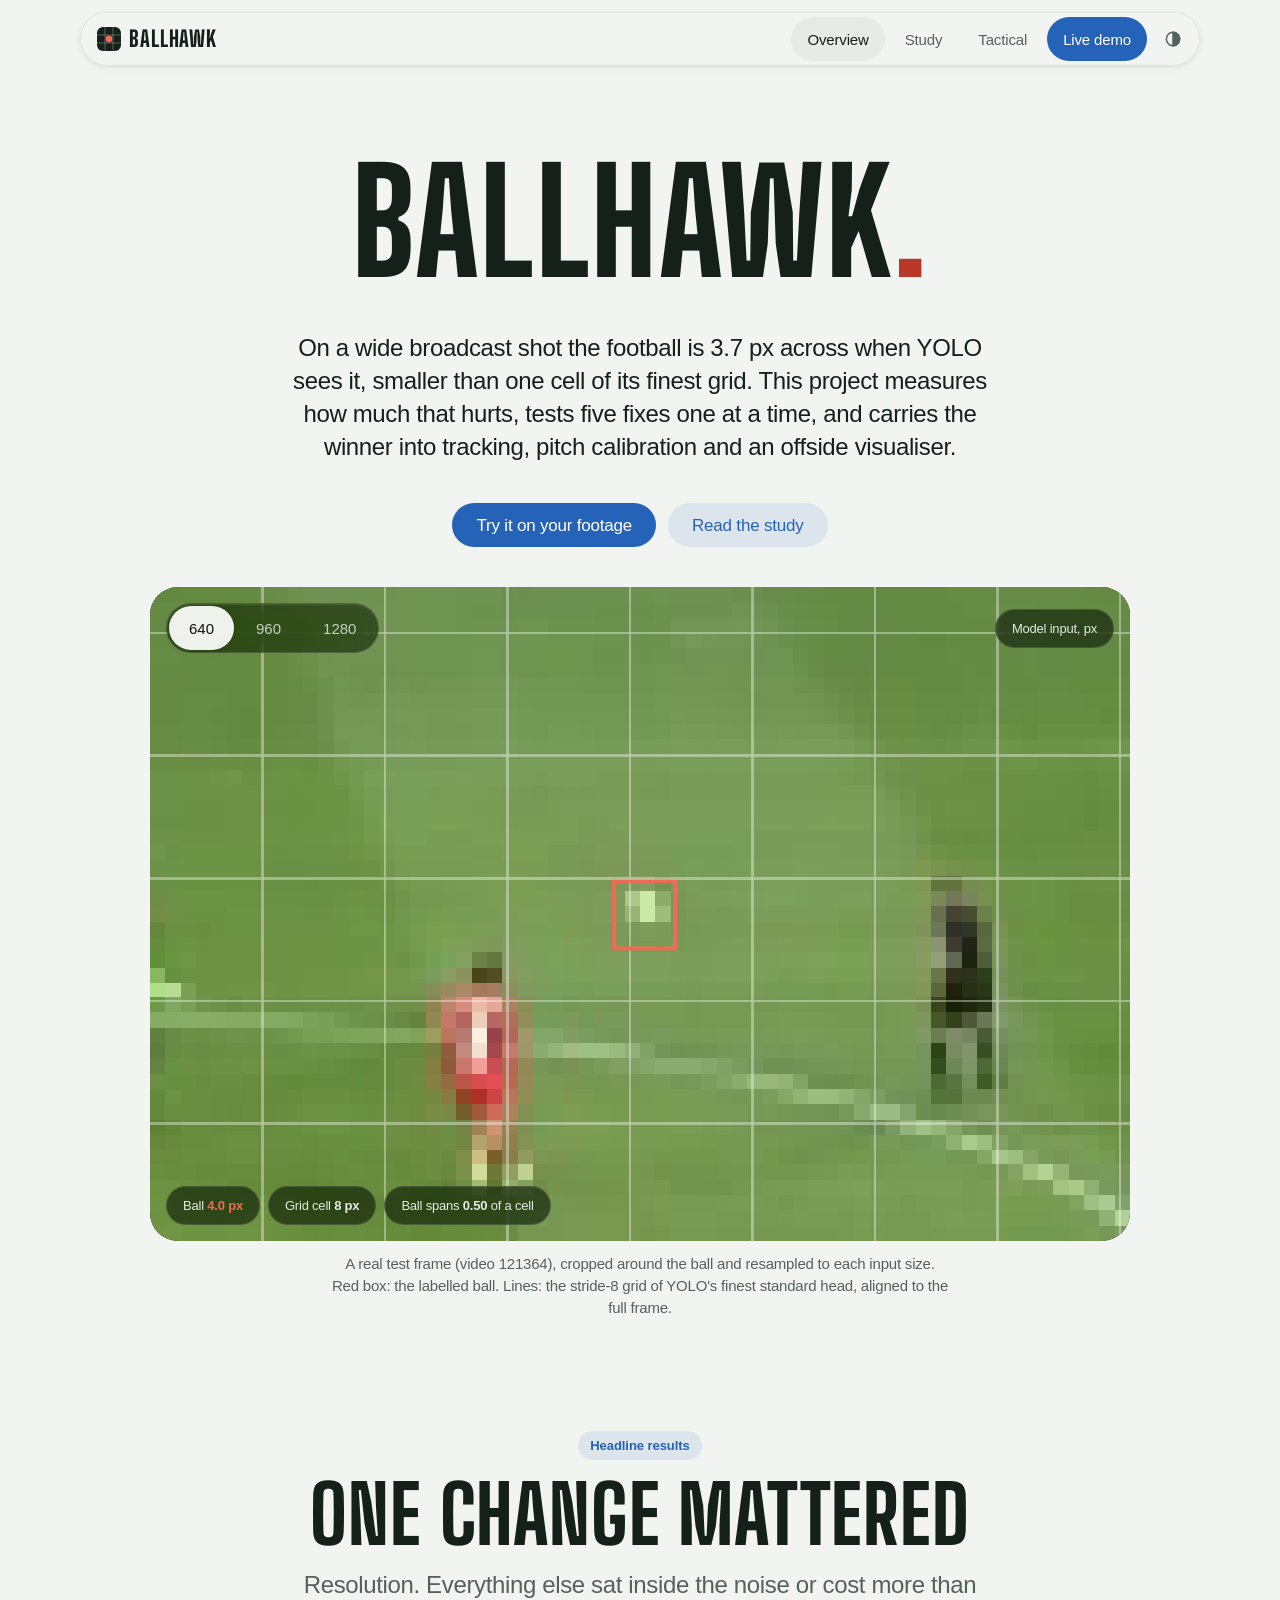
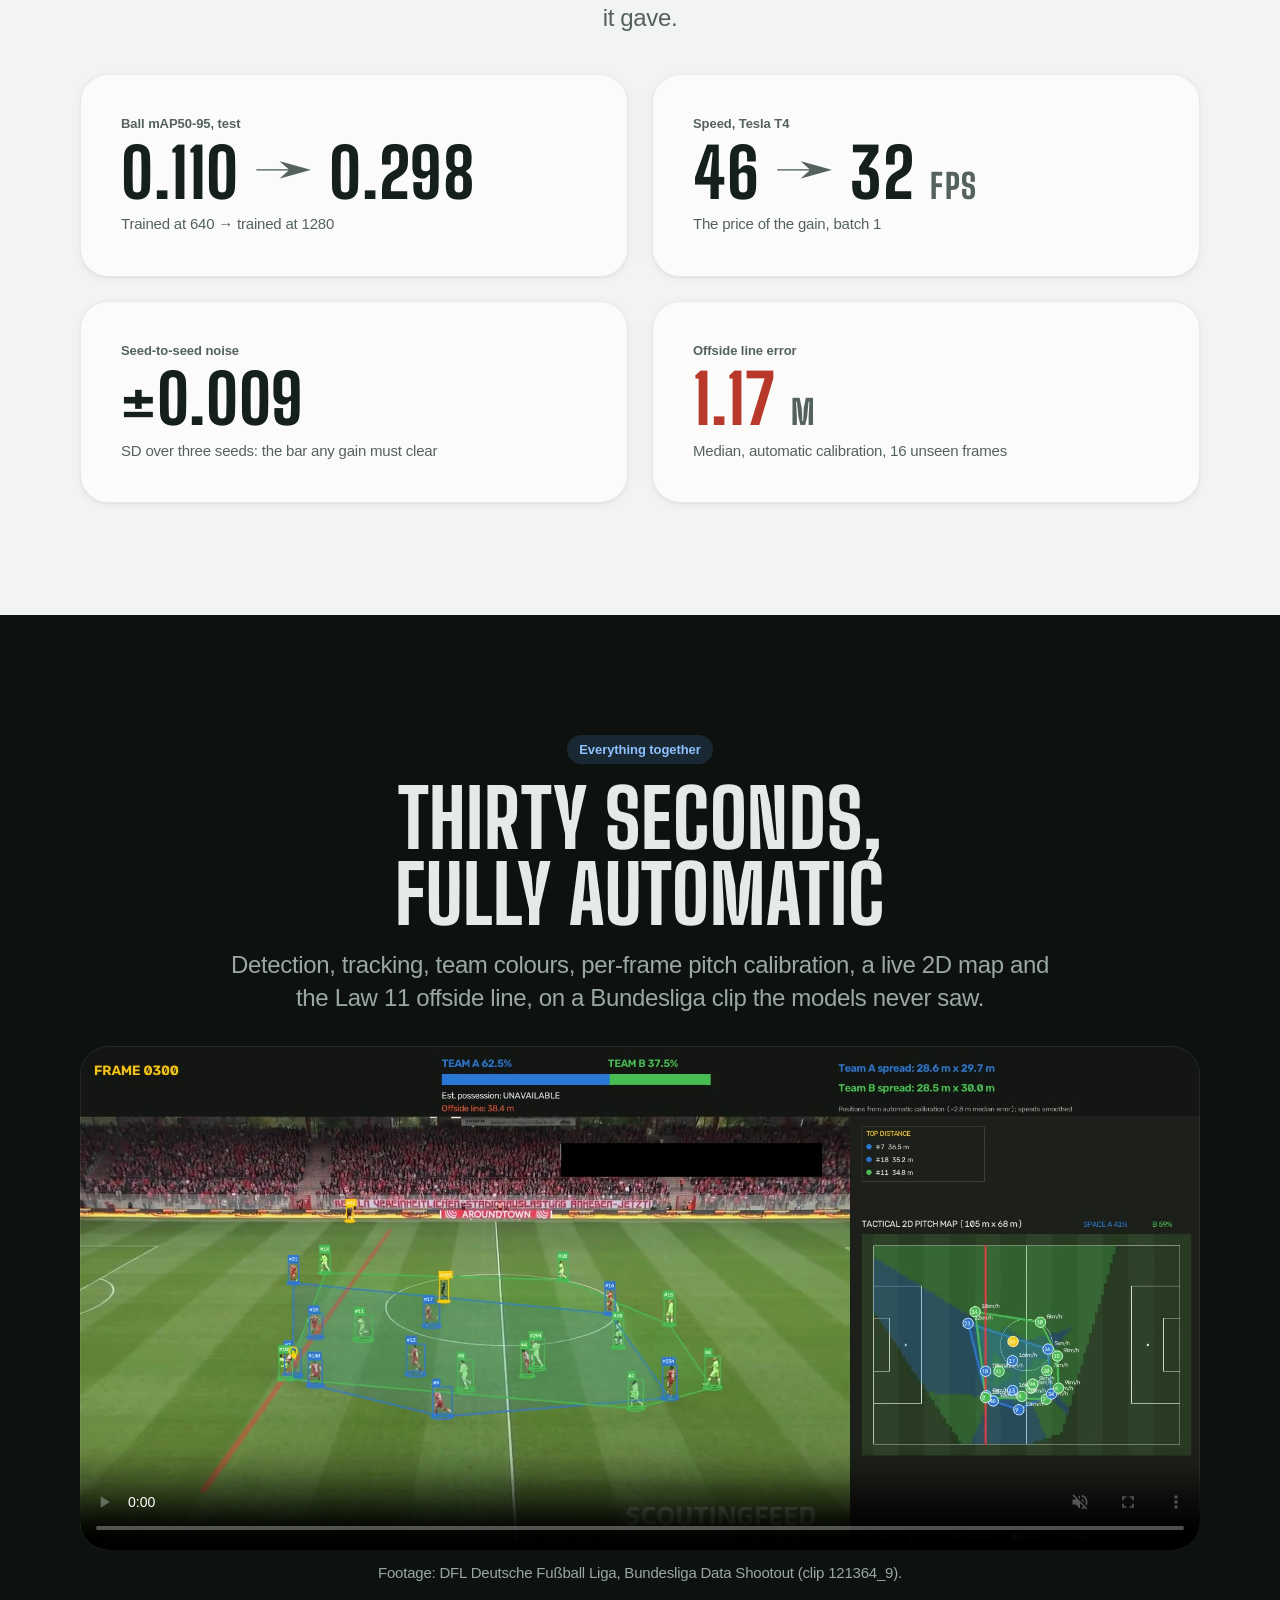
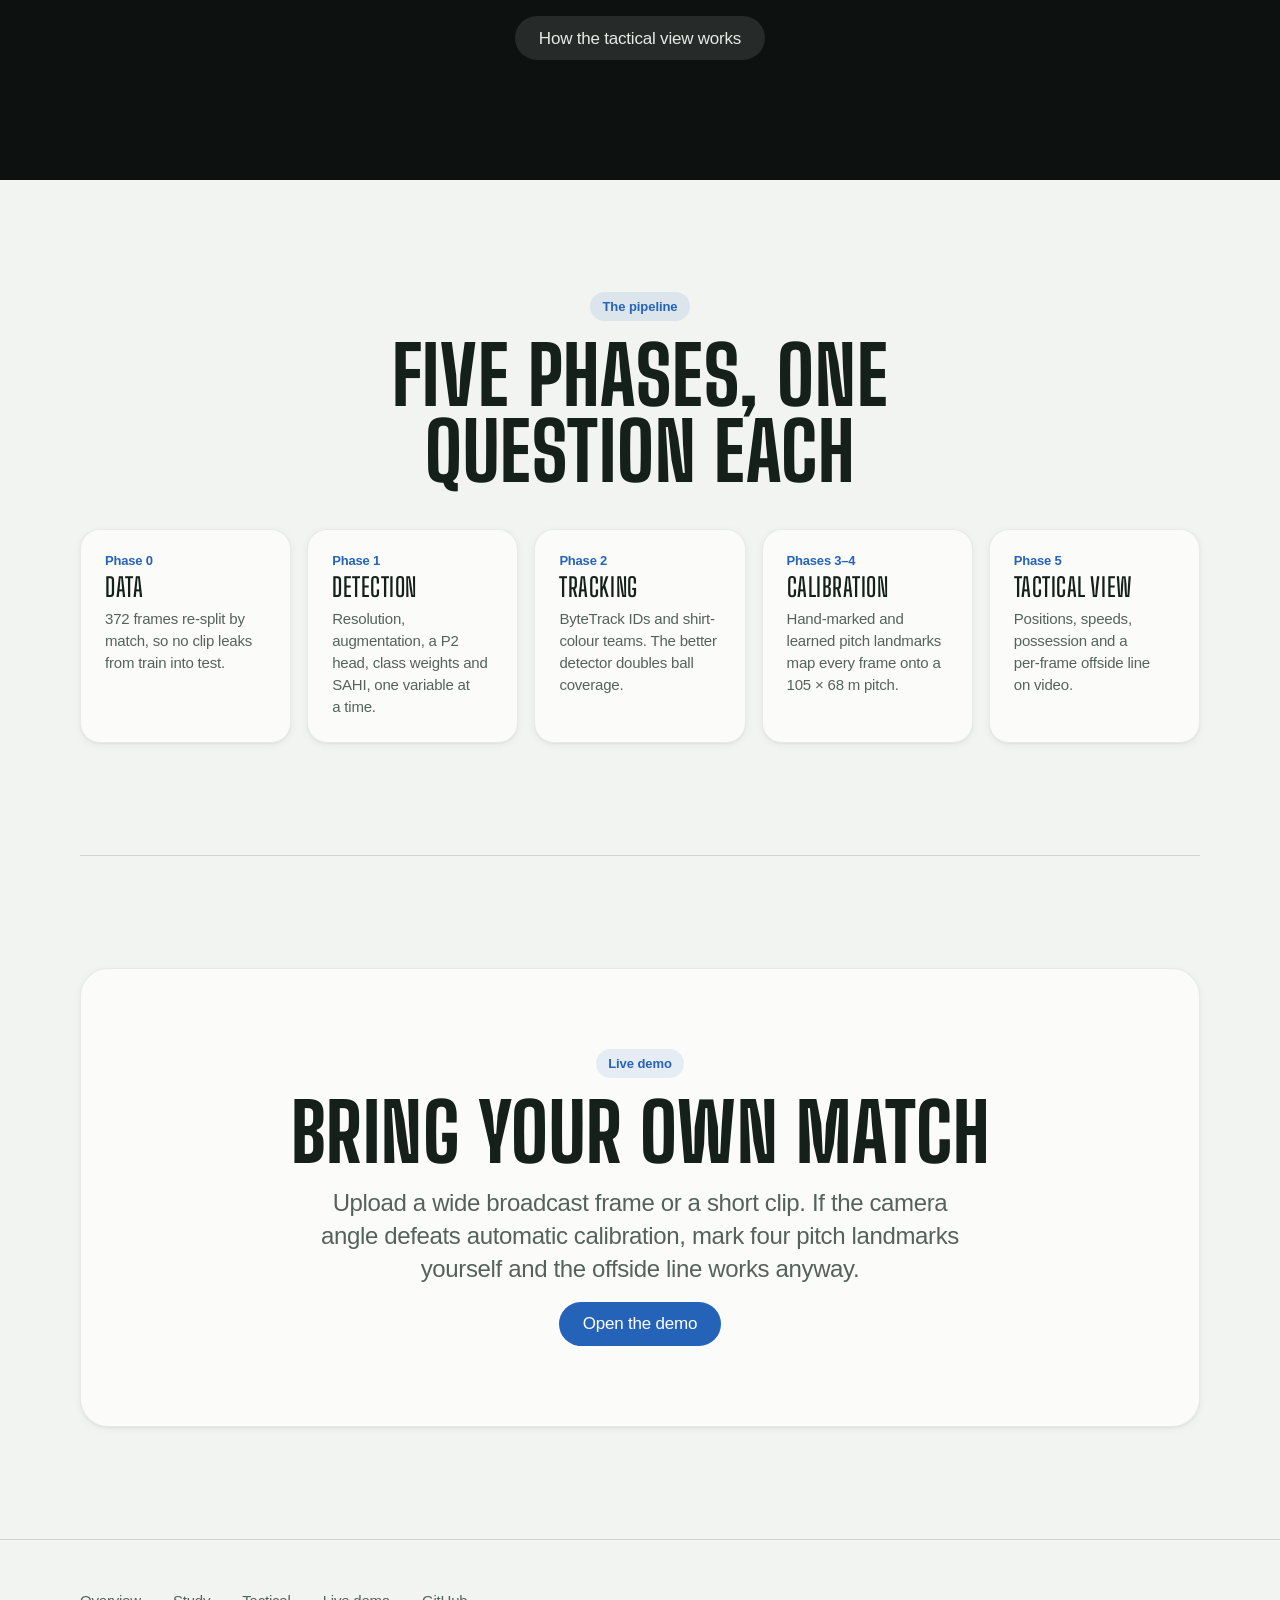
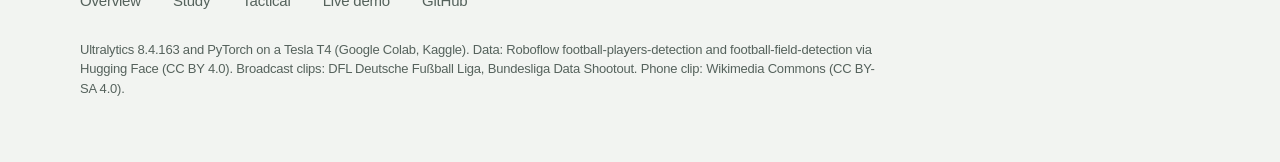
<file: web/index.html>
<!doctype html>
<html lang="en">
<head>
<meta charset="utf-8">
<meta name="viewport" content="width=device-width, initial-scale=1, viewport-fit=cover">
<meta name="theme-color" content="#F2F4F1" media="(prefers-color-scheme: light)">
<meta name="theme-color" content="#0F1714" media="(prefers-color-scheme: dark)">
<title>BallHawk</title>
<meta name="description" content="Why YOLO misses a 4-pixel football on broadcast footage, what fixes it, and how far that carries into tracking, pitch calibration and an offside visualiser.">
<link rel="icon" href="data:image/svg+xml,%3Csvg xmlns='http://www.w3.org/2000/svg' viewBox='0 0 24 24'%3E%3Crect width='24' height='24' rx='6' fill='%2315201B'/%3E%3Cpath d='M8 0v24M16 0v24M0 8h24M0 16h24' stroke='%23F2F4F1' stroke-opacity='.3'/%3E%3Ccircle cx='12' cy='12' r='3.4' fill='%23F06B55'/%3E%3C/svg%3E">
<link rel="preconnect" href="https://fonts.googleapis.com">
<link rel="preconnect" href="https://fonts.gstatic.com" crossorigin>
<link rel="stylesheet" href="https://fonts.googleapis.com/css2?family=Big+Shoulders+Display:wght@600;800&display=swap">
<link rel="stylesheet" href="css/ballhawk.css">
<script src="js/site.js"></script>
</head>
<body>
<a class="skip" href="#main">Skip to content</a>
<header class="bar">
  <a class="brand" href="index.html"><svg viewBox="0 0 24 24" aria-hidden="true"><rect width="24" height="24" rx="6" fill="currentColor"/><path d="M8 0v24M16 0v24M0 8h24M0 16h24" stroke="var(--paper)" stroke-opacity=".3"/><circle cx="12" cy="12" r="3.4" fill="#F06B55"/></svg>BallHawk</a>
  <nav aria-label="Pages">
    <a href="index.html" aria-current="page">Overview</a>
    <a href="study.html">Study</a>
    <a href="tactical.html">Tactical</a>
    <a href="demo.html" class="cta">Live demo</a>
  </nav>
  <button class="theme-btn" type="button" aria-label="Change theme"></button>
</header>

<main id="main">
  <section class="hero wrap">
    <h1>BallHawk<span class="dot">.</span></h1>
    <p class="lede">On a wide broadcast shot the football is <span class="mono">3.7&nbsp;px</span> across when YOLO sees it, smaller than one cell of its finest grid. This project measures how much that hurts, tests five fixes one at a time, and carries the winner into tracking, pitch calibration and an offside visualiser.</p>
    <div class="actions center">
      <a class="btn" href="demo.html">Try it on your footage</a>
      <a class="btn tinted" href="study.html">Read the study</a>
    </div>

    <figure class="scope reveal">
      <div class="stage">
        <canvas id="scope" width="768" height="512" aria-label="A football crop resampled to the selected input size, with the stride-8 grid drawn over it"></canvas>
        <div class="overlay-top">
          <div class="seg" id="scope-size" role="group" aria-label="Model input size">
            <button type="button" data-size="640" aria-pressed="true">640</button>
            <button type="button" data-size="960" aria-pressed="false">960</button>
            <button type="button" data-size="1280" aria-pressed="false">1280</button>
          </div>
          <span class="pill">Model input, px</span>
        </div>
        <div class="overlay-bottom" aria-live="polite">
          <span class="pill">Ball <b class="hit" id="ro-ball">4.0 px</b></span>
          <span class="pill">Grid cell <b>8 px</b></span>
          <span class="pill">Ball spans <b id="ro-cells">0.50</b> of a cell</span>
        </div>
      </div>
      <figcaption class="center col">A real test frame (video 121364), cropped around the ball and resampled to each input size. Red box: the labelled ball. Lines: the stride-8 grid of YOLO's finest standard head, aligned to the full frame.</figcaption>
    </figure>
  </section>

  <section class="block wrap" aria-labelledby="results-h">
    <header class="center">
      <span class="chip">Headline results</span>
      <h2 id="results-h">One change mattered</h2>
      <p class="lede muted">Resolution. Everything else sat inside the noise or cost more than it gave.</p>
    </header>
    <div class="grid-2">
      <div class="card stat reveal"><span class="eyebrow">Ball mAP50-95, test</span><span class="big">0.110<span class="arrow"> → </span>0.298</span><span class="small muted">Trained at 640 → trained at 1280</span></div>
      <div class="card stat reveal"><span class="eyebrow">Speed, Tesla T4</span><span class="big">46<span class="arrow"> → </span>32 <small>FPS</small></span><span class="small muted">The price of the gain, batch 1</span></div>
      <div class="card stat reveal"><span class="eyebrow">Seed-to-seed noise</span><span class="big">±0.009</span><span class="small muted">SD over three seeds: the bar any gain must clear</span></div>
      <div class="card stat ball reveal"><span class="eyebrow">Offside line error</span><span class="big">1.17 <small>M</small></span><span class="small muted">Median, automatic calibration, 16 unseen frames</span></div>
    </div>
  </section>

  <section class="theatre" aria-labelledby="film-h">
    <div class="wrap stack" style="gap:32px">
      <header class="stack center" style="max-width:820px;justify-items:center">
        <span class="chip">Everything together</span>
        <h2 id="film-h">Thirty seconds, fully automatic</h2>
        <p class="lede muted">Detection, tracking, team colours, per-frame pitch calibration, a live 2D map and the Law 11 offside line, on a Bundesliga clip the models never saw.</p>
      </header>
      <figure class="reveal">
        <video src="media/tactical_v2.mp4" poster="img/tactical_v2_poster.jpg" autoplay muted loop playsinline controls preload="metadata"
               aria-label="30 seconds of broadcast footage with team shapes, player IDs, possession and spread readouts, the offside band, and a live 2D pitch map with speeds" width="1920" height="864"></video>
        <figcaption class="center">Footage: DFL Deutsche Fußball Liga, Bundesliga Data Shootout (clip 121364_9).</figcaption>
      </figure>
      <div class="actions center"><a class="btn tinted" href="tactical.html">How the tactical view works</a></div>
    </div>
  </section>

  <section class="block wrap" aria-labelledby="pipe-h">
    <header class="center">
      <span class="chip">The pipeline</span>
      <h2 id="pipe-h">Five phases, one question each</h2>
    </header>
    <div class="steps">
      <a class="step reveal" href="study.html#data"><span class="n">Phase 0</span><h3>Data</h3><p>372 frames re-split by match, so no clip leaks from train into test.</p></a>
      <a class="step reveal" href="study.html#study"><span class="n">Phase 1</span><h3>Detection</h3><p>Resolution, augmentation, a P2 head, class weights and SAHI, one variable at a time.</p></a>
      <a class="step reveal" href="tactical.html#tracking"><span class="n">Phase 2</span><h3>Tracking</h3><p>ByteTrack IDs and shirt-colour teams. The better detector doubles ball coverage.</p></a>
      <a class="step reveal" href="tactical.html#calibration"><span class="n">Phases 3–4</span><h3>Calibration</h3><p>Hand-marked and learned pitch landmarks map every frame onto a 105 × 68 m pitch.</p></a>
      <a class="step reveal" href="tactical.html#video"><span class="n">Phase 5</span><h3>Tactical view</h3><p>Positions, speeds, possession and a per-frame offside line on video.</p></a>
    </div>
  </section>

  <section class="block wrap" aria-labelledby="try-h">
    <div class="card center-card reveal">
      <span class="chip">Live demo</span>
      <h2 id="try-h">Bring your own match</h2>
      <p class="lede muted col">Upload a wide broadcast frame or a short clip. If the camera angle defeats automatic calibration, mark four pitch landmarks yourself and the offside line works anyway.</p>
      <div class="actions center"><a class="btn" href="demo.html">Open the demo</a></div>
    </div>
  </section>
</main>

<footer class="site-foot">
  <div class="wrap">
    <div class="links"><a href="index.html">Overview</a><a href="study.html">Study</a><a href="tactical.html">Tactical</a><a href="demo.html">Live demo</a><a href="https://github.com/RohanTrivedi09/BallHawk">GitHub</a></div>
    <p>Ultralytics 8.4.163 and PyTorch on a Tesla T4 (Google Colab, Kaggle). Data: Roboflow football-players-detection and football-field-detection via Hugging Face (CC BY 4.0). Broadcast clips: DFL Deutsche Fußball Liga, Bundesliga Data Shootout. Phone clip: Wikimedia Commons (CC BY-SA 4.0).</p>
  </div>
</footer>
<script src="data/site-data.js"></script>
<script src="js/scope.js"></script>
</body>
</html>
</file>
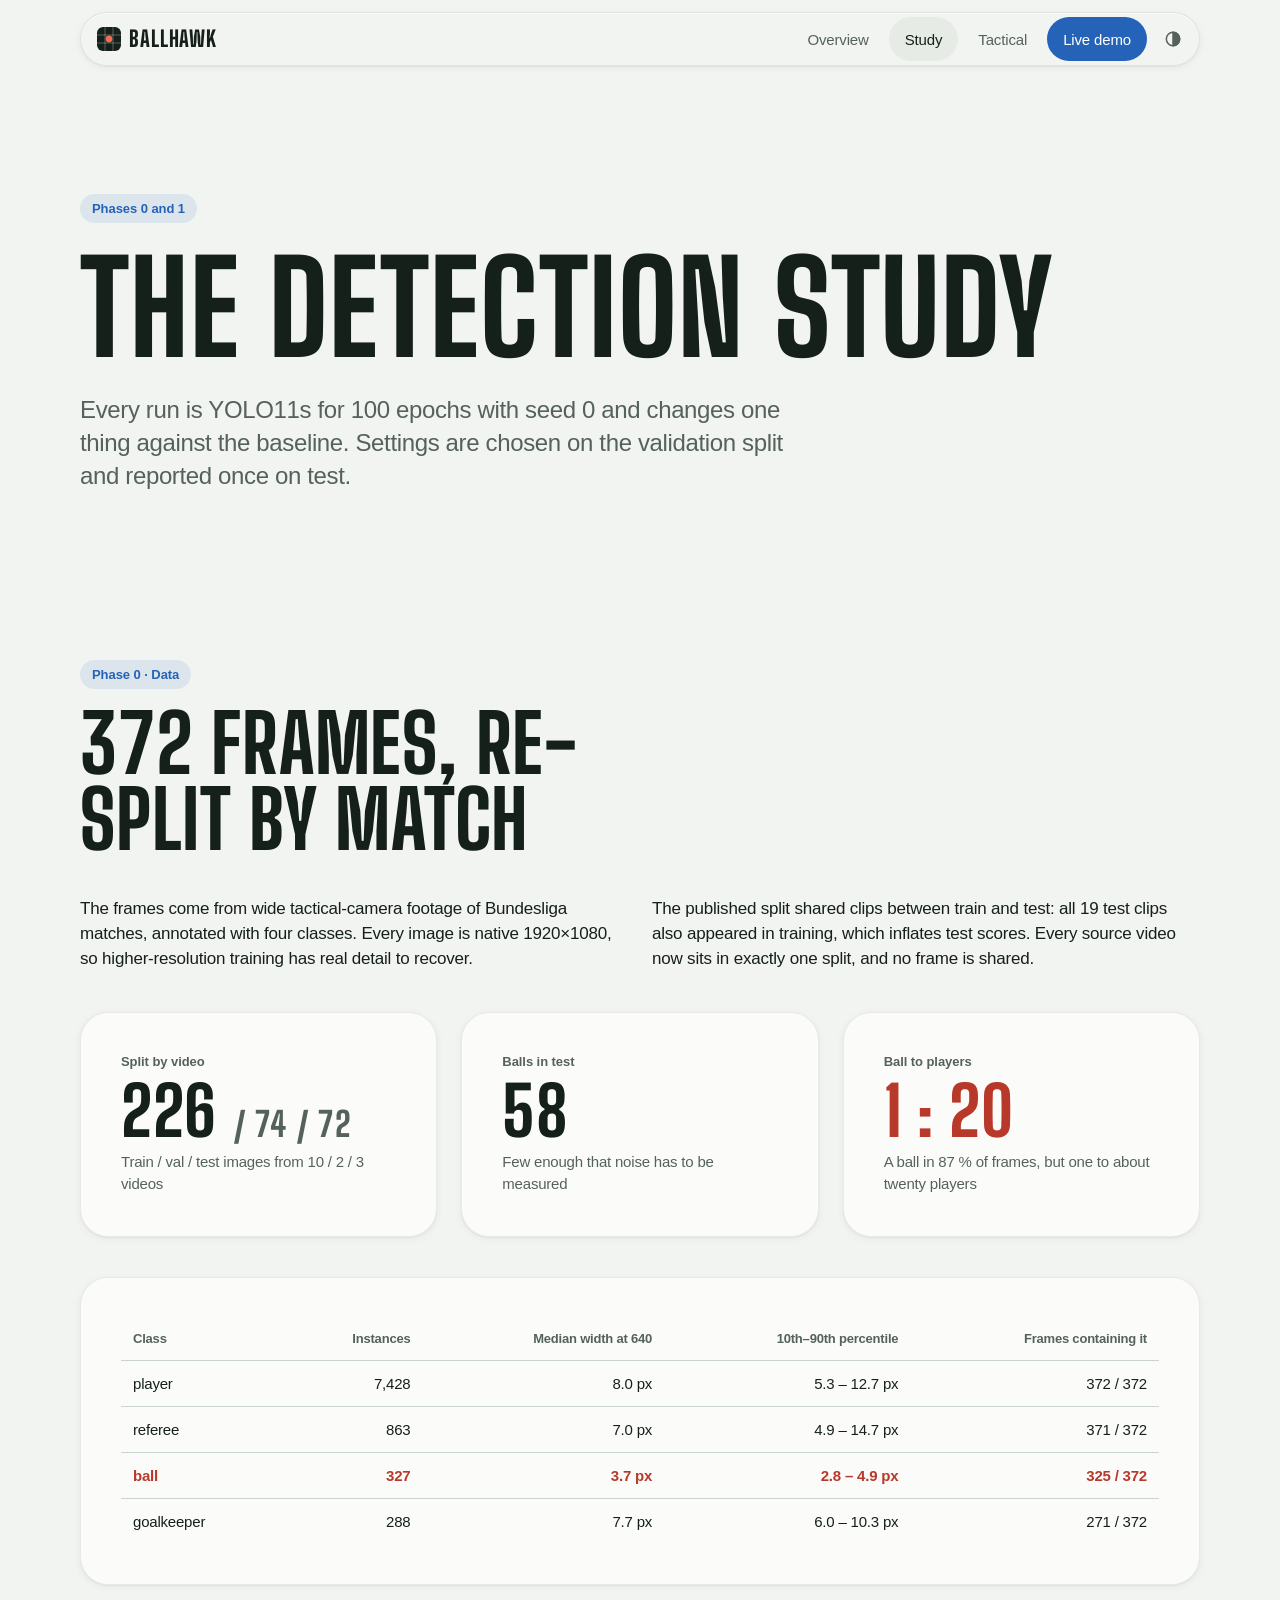
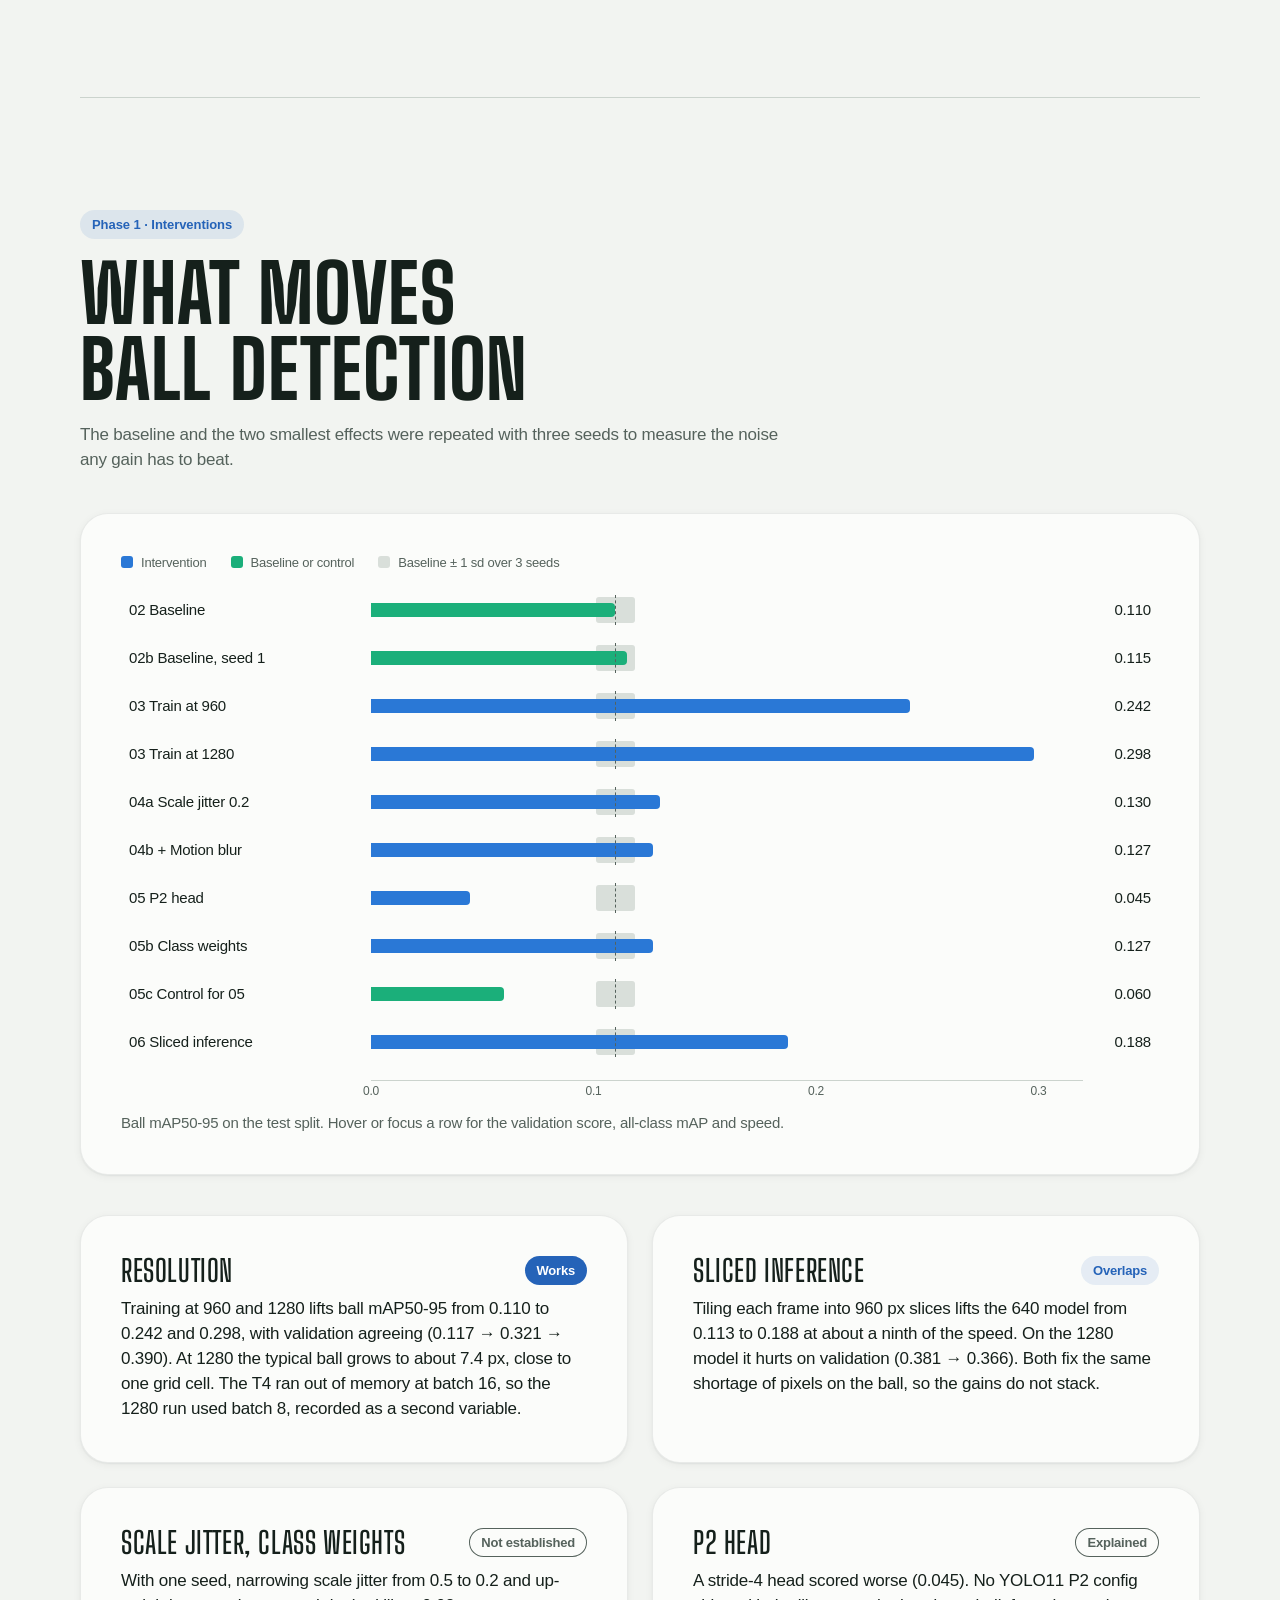
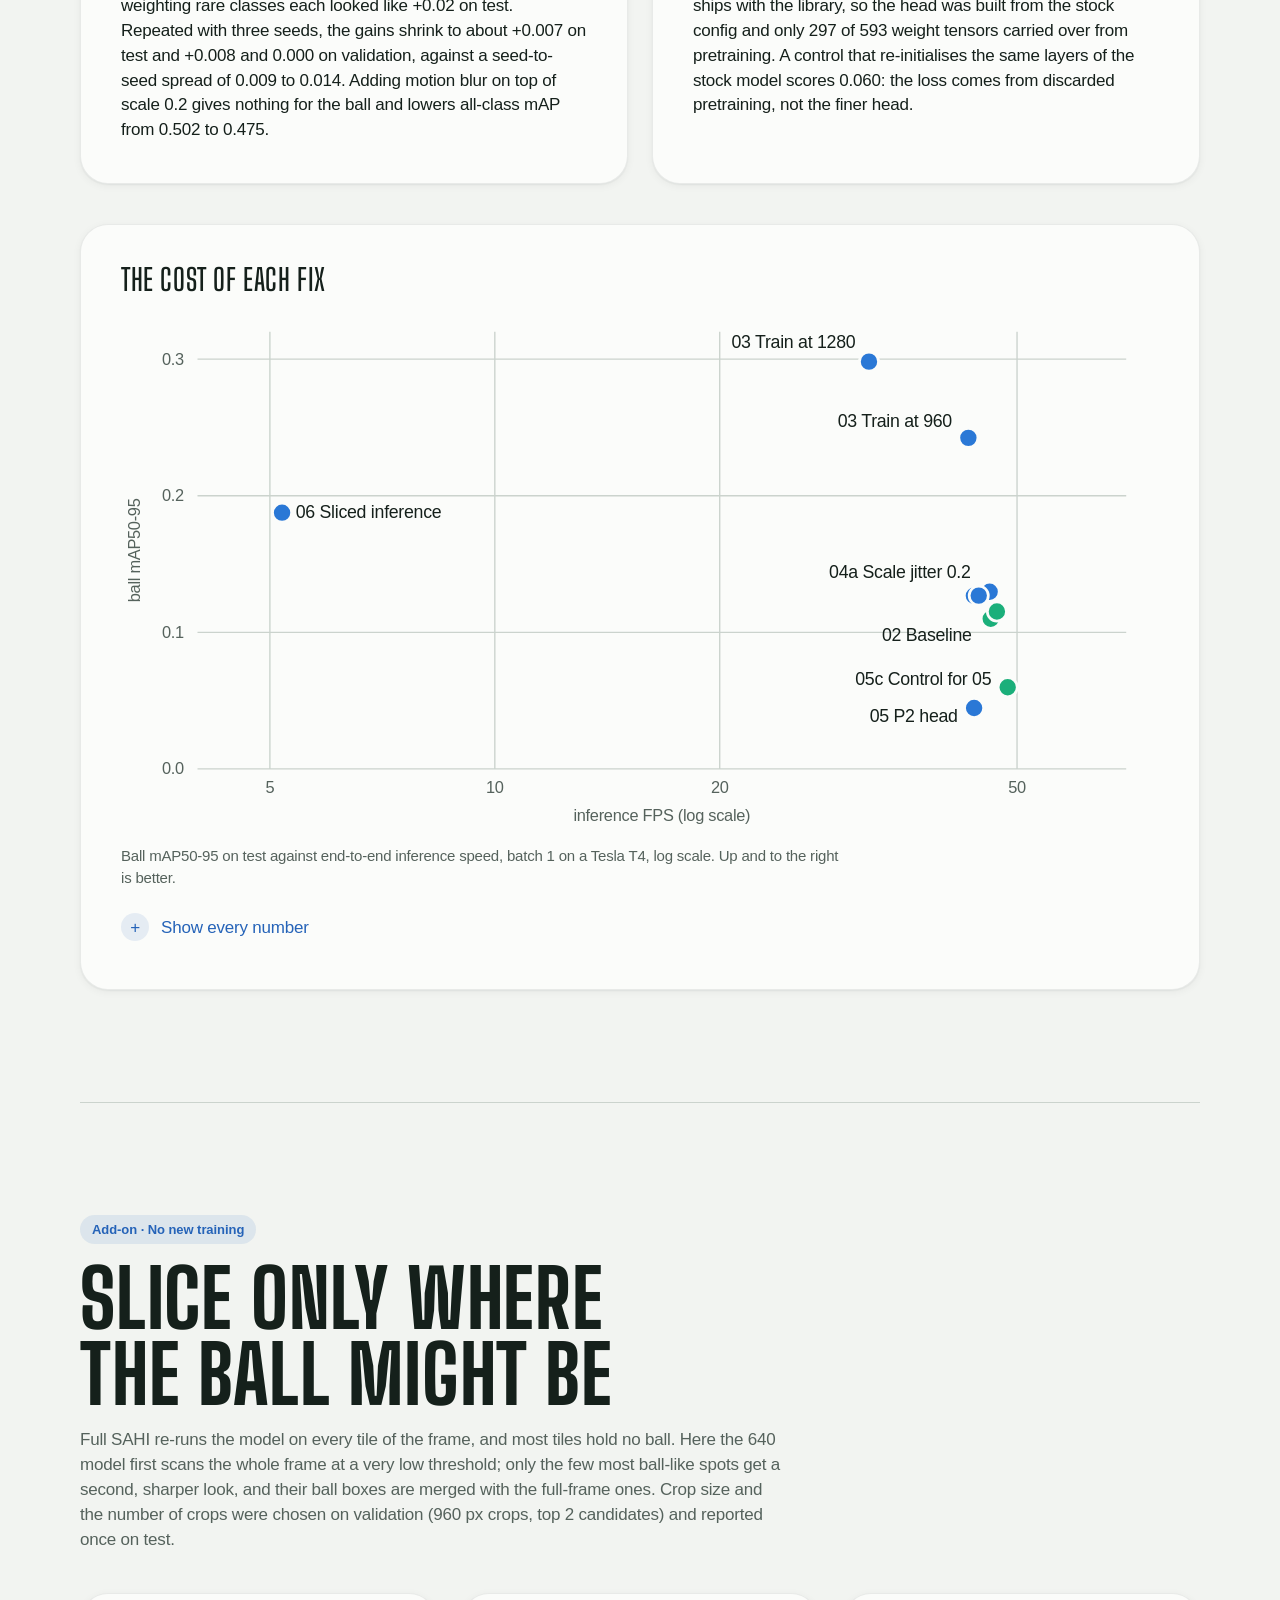
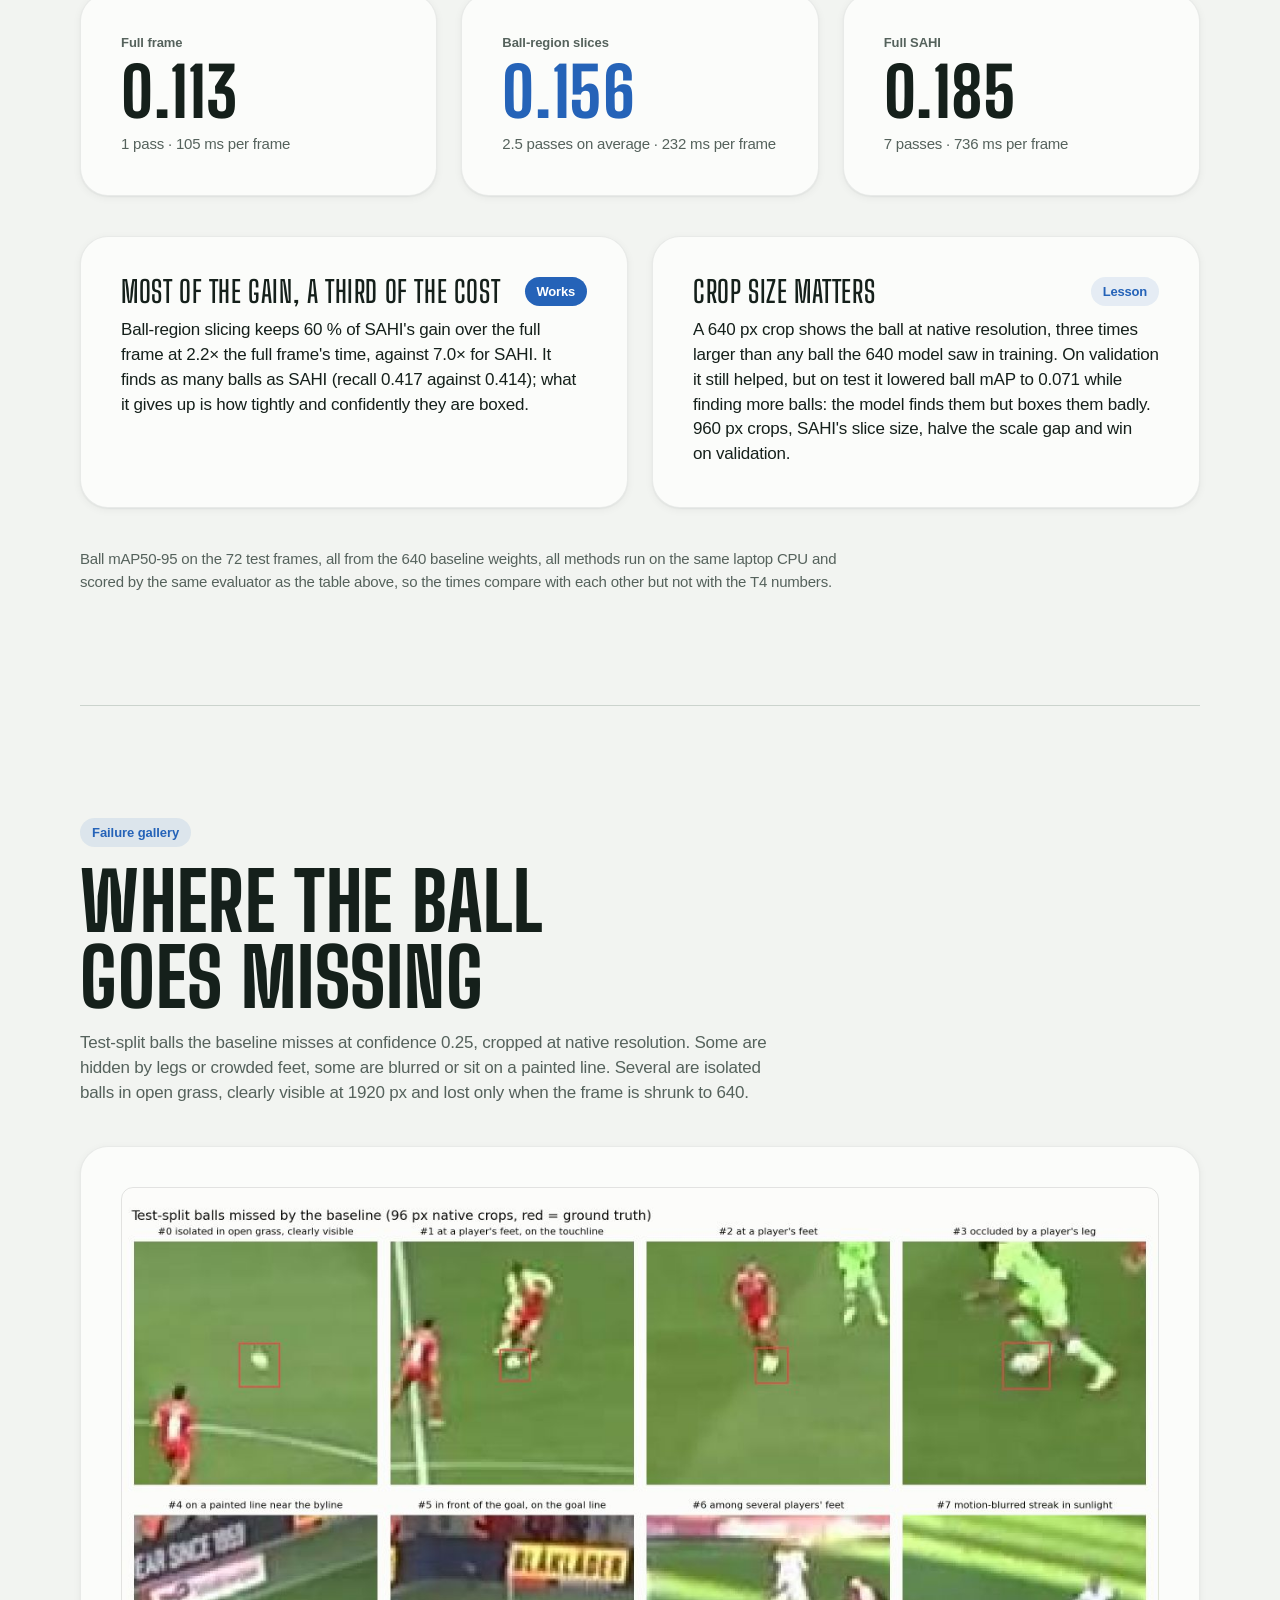
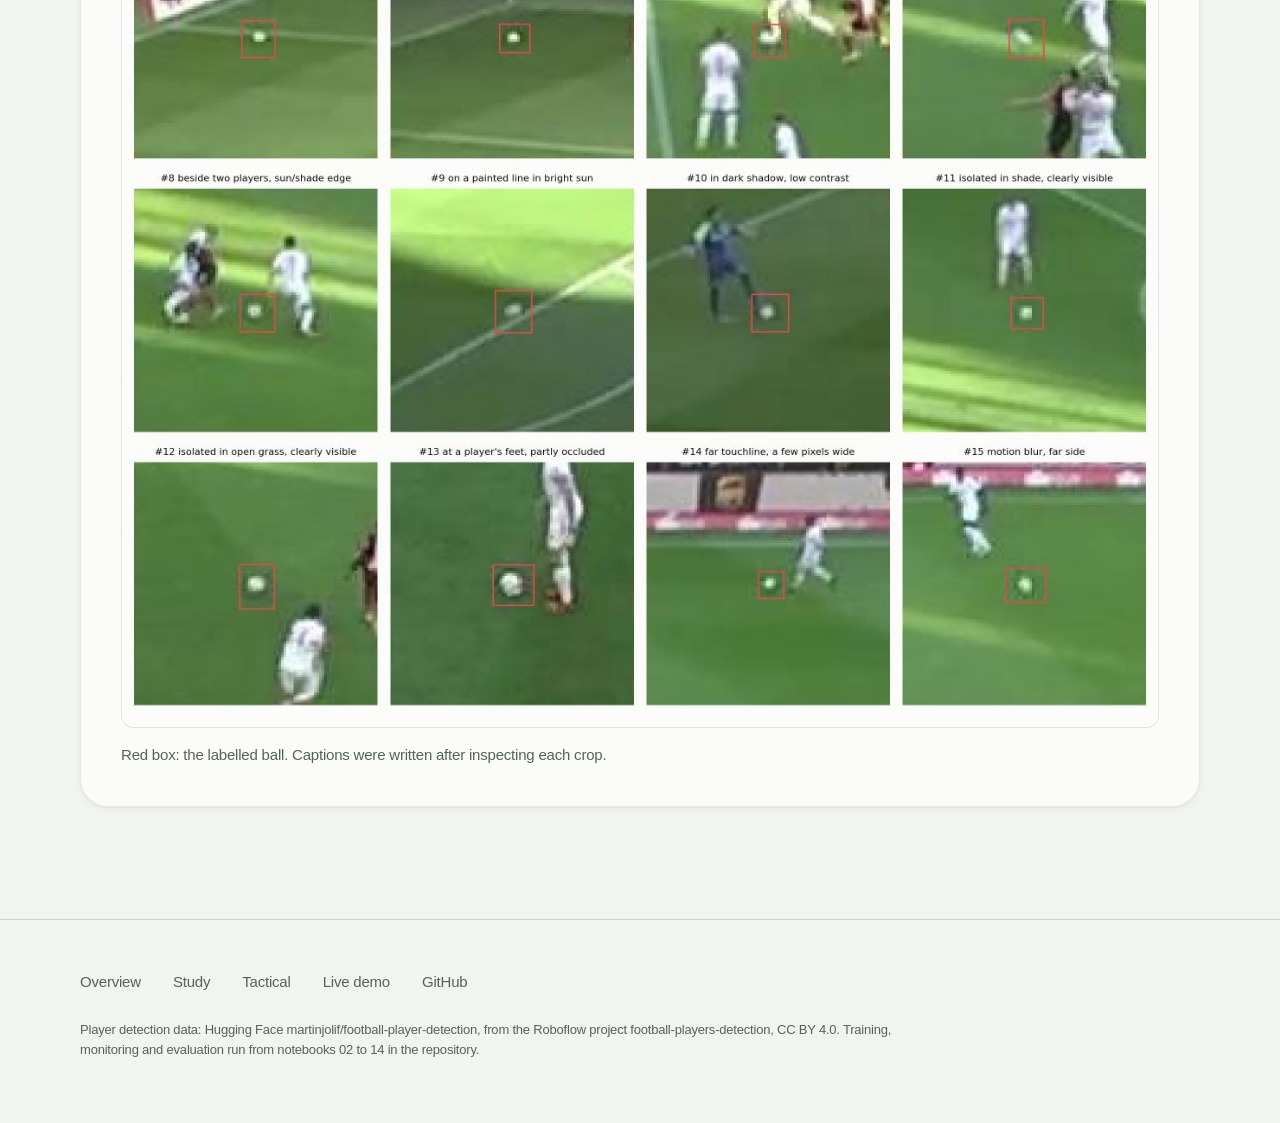
<file: web/study.html>
<!doctype html>
<html lang="en">
<head>
<meta charset="utf-8">
<meta name="viewport" content="width=device-width, initial-scale=1, viewport-fit=cover">
<meta name="theme-color" content="#F2F4F1" media="(prefers-color-scheme: light)">
<meta name="theme-color" content="#0F1714" media="(prefers-color-scheme: dark)">
<title>BallHawk Study</title>
<meta name="description" content="The BallHawk detection study: data, five interventions tested one variable at a time, their cost, and where the ball still goes missing.">
<link rel="icon" href="data:image/svg+xml,%3Csvg xmlns='http://www.w3.org/2000/svg' viewBox='0 0 24 24'%3E%3Crect width='24' height='24' rx='6' fill='%2315201B'/%3E%3Cpath d='M8 0v24M16 0v24M0 8h24M0 16h24' stroke='%23F2F4F1' stroke-opacity='.3'/%3E%3Ccircle cx='12' cy='12' r='3.4' fill='%23F06B55'/%3E%3C/svg%3E">
<link rel="preconnect" href="https://fonts.googleapis.com">
<link rel="preconnect" href="https://fonts.gstatic.com" crossorigin>
<link rel="stylesheet" href="https://fonts.googleapis.com/css2?family=Big+Shoulders+Display:wght@600;800&display=swap">
<link rel="stylesheet" href="css/ballhawk.css">
<script src="js/site.js"></script>
</head>
<body>
<a class="skip" href="#main">Skip to content</a>
<header class="bar">
  <a class="brand" href="index.html"><svg viewBox="0 0 24 24" aria-hidden="true"><rect width="24" height="24" rx="6" fill="currentColor"/><path d="M8 0v24M16 0v24M0 8h24M0 16h24" stroke="var(--paper)" stroke-opacity=".3"/><circle cx="12" cy="12" r="3.4" fill="#F06B55"/></svg>BallHawk</a>
  <nav aria-label="Pages">
    <a href="index.html">Overview</a>
    <a href="study.html" aria-current="page">Study</a>
    <a href="tactical.html">Tactical</a>
    <a href="demo.html" class="cta">Live demo</a>
  </nav>
  <button class="theme-btn" type="button" aria-label="Change theme"></button>
</header>

<main id="main">
  <header class="page-head wrap">
    <span class="chip">Phases 0 and 1</span>
    <h1>The detection study</h1>
    <p class="lede muted">Every run is YOLO11s for 100 epochs with seed 0 and changes one thing against the baseline. Settings are chosen on the validation split and reported once on test.</p>
  </header>

  <section id="data" class="block wrap" aria-labelledby="data-h">
    <header>
      <span class="chip">Phase 0 · Data</span>
      <h2 id="data-h">372 frames, re-split by match</h2>
    </header>
    <div class="grid-2">
      <p class="col">The frames come from wide tactical-camera footage of Bundesliga matches, annotated with four classes. Every image is native 1920×1080, so higher-resolution training has real detail to recover.</p>
      <p class="col">The published split shared clips between train and test: all 19 test clips also appeared in training, which inflates test scores. Every source video now sits in exactly one split, and no frame is shared.</p>
    </div>
    <div class="grid-3">
      <div class="card stat reveal"><span class="eyebrow">Split by video</span><span class="big">226 <small>/ 74 / 72</small></span><span class="small muted">Train / val / test images from 10 / 2 / 3 videos</span></div>
      <div class="card stat reveal"><span class="eyebrow">Balls in test</span><span class="big">58</span><span class="small muted">Few enough that noise has to be measured</span></div>
      <div class="card stat ball reveal"><span class="eyebrow">Ball to players</span><span class="big">1 : 20</span><span class="small muted">A ball in 87 % of frames, but one to about twenty players</span></div>
    </div>
    <div class="card reveal">
      <div class="tablewrap">
        <table>
          <thead><tr><th>Class</th><th>Instances</th><th>Median width at 640</th><th>10th–90th percentile</th><th>Frames containing it</th></tr></thead>
          <tbody>
            <tr><td>player</td><td>7,428</td><td>8.0 px</td><td>5.3 – 12.7 px</td><td>372 / 372</td></tr>
            <tr><td>referee</td><td>863</td><td>7.0 px</td><td>4.9 – 14.7 px</td><td>371 / 372</td></tr>
            <tr class="is-ball"><td>ball</td><td>327</td><td>3.7 px</td><td>2.8 – 4.9 px</td><td>325 / 372</td></tr>
            <tr><td>goalkeeper</td><td>288</td><td>7.7 px</td><td>6.0 – 10.3 px</td><td>271 / 372</td></tr>
          </tbody>
        </table>
      </div>
    </div>
  </section>

  <section id="study" class="block wrap" aria-labelledby="study-h">
    <header>
      <span class="chip">Phase 1 · Interventions</span>
      <h2 id="study-h">What moves ball detection</h2>
      <p class="muted">The baseline and the two smallest effects were repeated with three seeds to measure the noise any gain has to beat.</p>
    </header>
    <div class="card reveal">
      <div class="legend">
        <span><i style="background:var(--chart)"></i>Intervention</span>
        <span><i style="background:var(--ref)"></i>Baseline or control</span>
        <span><i style="background:var(--band)"></i>Baseline ± 1 sd over 3 seeds</span>
      </div>
      <div class="bars" id="bars" role="list" aria-label="Ball mAP50-95 on the test split for every run"></div>
      <div class="axis" aria-hidden="true"><span></span><div class="ticks" id="ticks"></div><span></span></div>
      <p class="caption">Ball mAP50-95 on the test split. Hover or focus a row for the validation score, all-class mAP and speed.</p>
    </div>

    <div class="grid-2">
      <article class="card finding reveal">
        <div class="top"><h3>Resolution</h3><span class="verdict v-yes">Works</span></div>
        <p>Training at 960 and 1280 lifts ball mAP50-95 from 0.110 to 0.242 and 0.298, with validation agreeing (0.117 → 0.321 → 0.390). At 1280 the typical ball grows to about 7.4 px, close to one grid cell. The T4 ran out of memory at batch 16, so the 1280 run used batch 8, recorded as a second variable.</p>
      </article>
      <article class="card finding reveal">
        <div class="top"><h3>Sliced inference</h3><span class="verdict v-mixed">Overlaps</span></div>
        <p>Tiling each frame into 960 px slices lifts the 640 model from 0.113 to 0.188 at about a ninth of the speed. On the 1280 model it hurts on validation (0.381 → 0.366). Both fix the same shortage of pixels on the ball, so the gains do not stack.</p>
      </article>
      <article class="card finding reveal">
        <div class="top"><h3>Scale jitter, class weights</h3><span class="verdict v-no">Not established</span></div>
        <p>With one seed, narrowing scale jitter from 0.5 to 0.2 and up-weighting rare classes each looked like +0.02 on test. Repeated with three seeds, the gains shrink to about +0.007 on test and +0.008 and 0.000 on validation, against a seed-to-seed spread of 0.009 to 0.014. Adding motion blur on top of scale 0.2 gives nothing for the ball and lowers all-class mAP from 0.502 to 0.475.</p>
      </article>
      <article class="card finding reveal">
        <div class="top"><h3>P2 head</h3><span class="verdict v-no">Explained</span></div>
        <p>A stride-4 head scored worse (0.045). No YOLO11 P2 config ships with the library, so the head was built from the stock config and only 297 of 593 weight tensors carried over from pretraining. A control that re-initialises the same layers of the stock model scores 0.060: the loss comes from discarded pretraining, not the finer head.</p>
      </article>
    </div>

    <div class="card reveal">
      <h3>The cost of each fix</h3>
      <div class="scatter-wrap"><svg id="scatter" viewBox="0 0 760 380" role="img" aria-label="Ball mAP50-95 against inference FPS for every run"></svg></div>
      <p class="caption">Ball mAP50-95 on test against end-to-end inference speed, batch 1 on a Tesla T4, log scale. Up and to the right is better.</p>
      <details class="more">
        <summary>Show every number</summary>
        <div class="tablewrap">
          <table id="runs-table">
            <thead><tr><th>Run</th><th>Change</th><th>Ball test</th><th>Ball val</th><th>Ball recall</th><th>All classes</th><th>FPS</th><th>Batch</th><th>Train min</th></tr></thead>
            <tbody></tbody>
          </table>
        </div>
      </details>
    </div>
  </section>

  <section id="roi" class="block wrap" aria-labelledby="roi-h" hidden>
    <header>
      <span class="chip">Add-on · No new training</span>
      <h2 id="roi-h">Slice only where the ball might be</h2>
      <p class="muted">Full SAHI re-runs the model on every tile of the frame, and most tiles hold no ball. Here the 640 model first scans the whole frame at a very low threshold; only the few most ball-like spots get a second, sharper look, and their ball boxes are merged with the full-frame ones. Crop size and the number of crops were chosen on validation (<span data-roi="crop_px">–</span> px crops, top <span data-roi="k">–</span> candidates) and reported once on test.</p>
    </header>
    <div class="grid-3">
      <div class="card stat reveal"><span class="eyebrow">Full frame</span><span class="big" data-roi="baseline.ball">–</span><span class="small muted">1 pass · <span data-roi-ms="baseline">–</span> ms per frame</span></div>
      <div class="card stat accent reveal"><span class="eyebrow">Ball-region slices</span><span class="big" data-roi="roi.ball">–</span><span class="small muted"><span data-roi="roi.passes">–</span> passes on average · <span data-roi-ms="roi">–</span> ms per frame</span></div>
      <div class="card stat reveal"><span class="eyebrow">Full SAHI</span><span class="big" data-roi="sahi.ball">–</span><span class="small muted">7 passes · <span data-roi-ms="sahi">–</span> ms per frame</span></div>
    </div>
    <div class="grid-2">
      <article class="card finding reveal">
        <div class="top"><h3>Most of the gain, a third of the cost</h3><span class="verdict v-yes">Works</span></div>
        <p>Ball-region slicing keeps <span data-roi-derived="share">–</span> of SAHI's gain over the full frame at <span data-roi-derived="cost">–</span> the full frame's time, against <span data-roi-derived="sahi_cost">–</span> for SAHI. It finds as many balls as SAHI (recall <span data-roi="roi.ball_recall">–</span> against <span data-roi="sahi.ball_recall">–</span>); what it gives up is how tightly and confidently they are boxed.</p>
      </article>
      <article class="card finding reveal">
        <div class="top"><h3>Crop size matters</h3><span class="verdict v-mixed">Lesson</span></div>
        <p>A 640 px crop shows the ball at native resolution, three times larger than any ball the 640 model saw in training. On validation it still helped, but on test it lowered ball mAP to <span data-roi="roi_grid.640/3.ball">–</span> while finding more balls: the model finds them but boxes them badly. 960 px crops, SAHI's slice size, halve the scale gap and win on validation.</p>
      </article>
    </div>
    <p class="caption col">Ball mAP50-95 on the 72 test frames, all from the 640 baseline weights, all methods run on the same laptop CPU and scored by the same evaluator as the table above, so the times compare with each other but not with the T4 numbers.</p>
  </section>

  <section id="misses" class="block wrap" aria-labelledby="miss-h">
    <header>
      <span class="chip">Failure gallery</span>
      <h2 id="miss-h">Where the ball goes missing</h2>
      <p class="muted">Test-split balls the baseline misses at confidence 0.25, cropped at native resolution. Some are hidden by legs or crowded feet, some are blurred or sit on a painted line. Several are isolated balls in open grass, clearly visible at 1920 px and lost only when the frame is shrunk to 640.</p>
    </header>
    <figure class="card reveal">
      <img src="img/gallery.jpg" alt="Sixteen 96-pixel crops of missed balls, each captioned with the likely cause, such as occluded by a player's leg or motion blur" loading="lazy" width="1200" height="1320">
      <figcaption>Red box: the labelled ball. Captions were written after inspecting each crop.</figcaption>
    </figure>
  </section>
</main>

<footer class="site-foot">
  <div class="wrap">
    <div class="links"><a href="index.html">Overview</a><a href="study.html">Study</a><a href="tactical.html">Tactical</a><a href="demo.html">Live demo</a><a href="https://github.com/RohanTrivedi09/BallHawk">GitHub</a></div>
    <p>Player detection data: Hugging Face <span class="mono">martinjolif/football-player-detection</span>, from the Roboflow project football-players-detection, CC BY 4.0. Training, monitoring and evaluation run from notebooks 02 to 14 in the repository.</p>
  </div>
</footer>
<script src="data/site-data.js"></script>
<script src="js/study.js"></script>
</body>
</html>
</file>
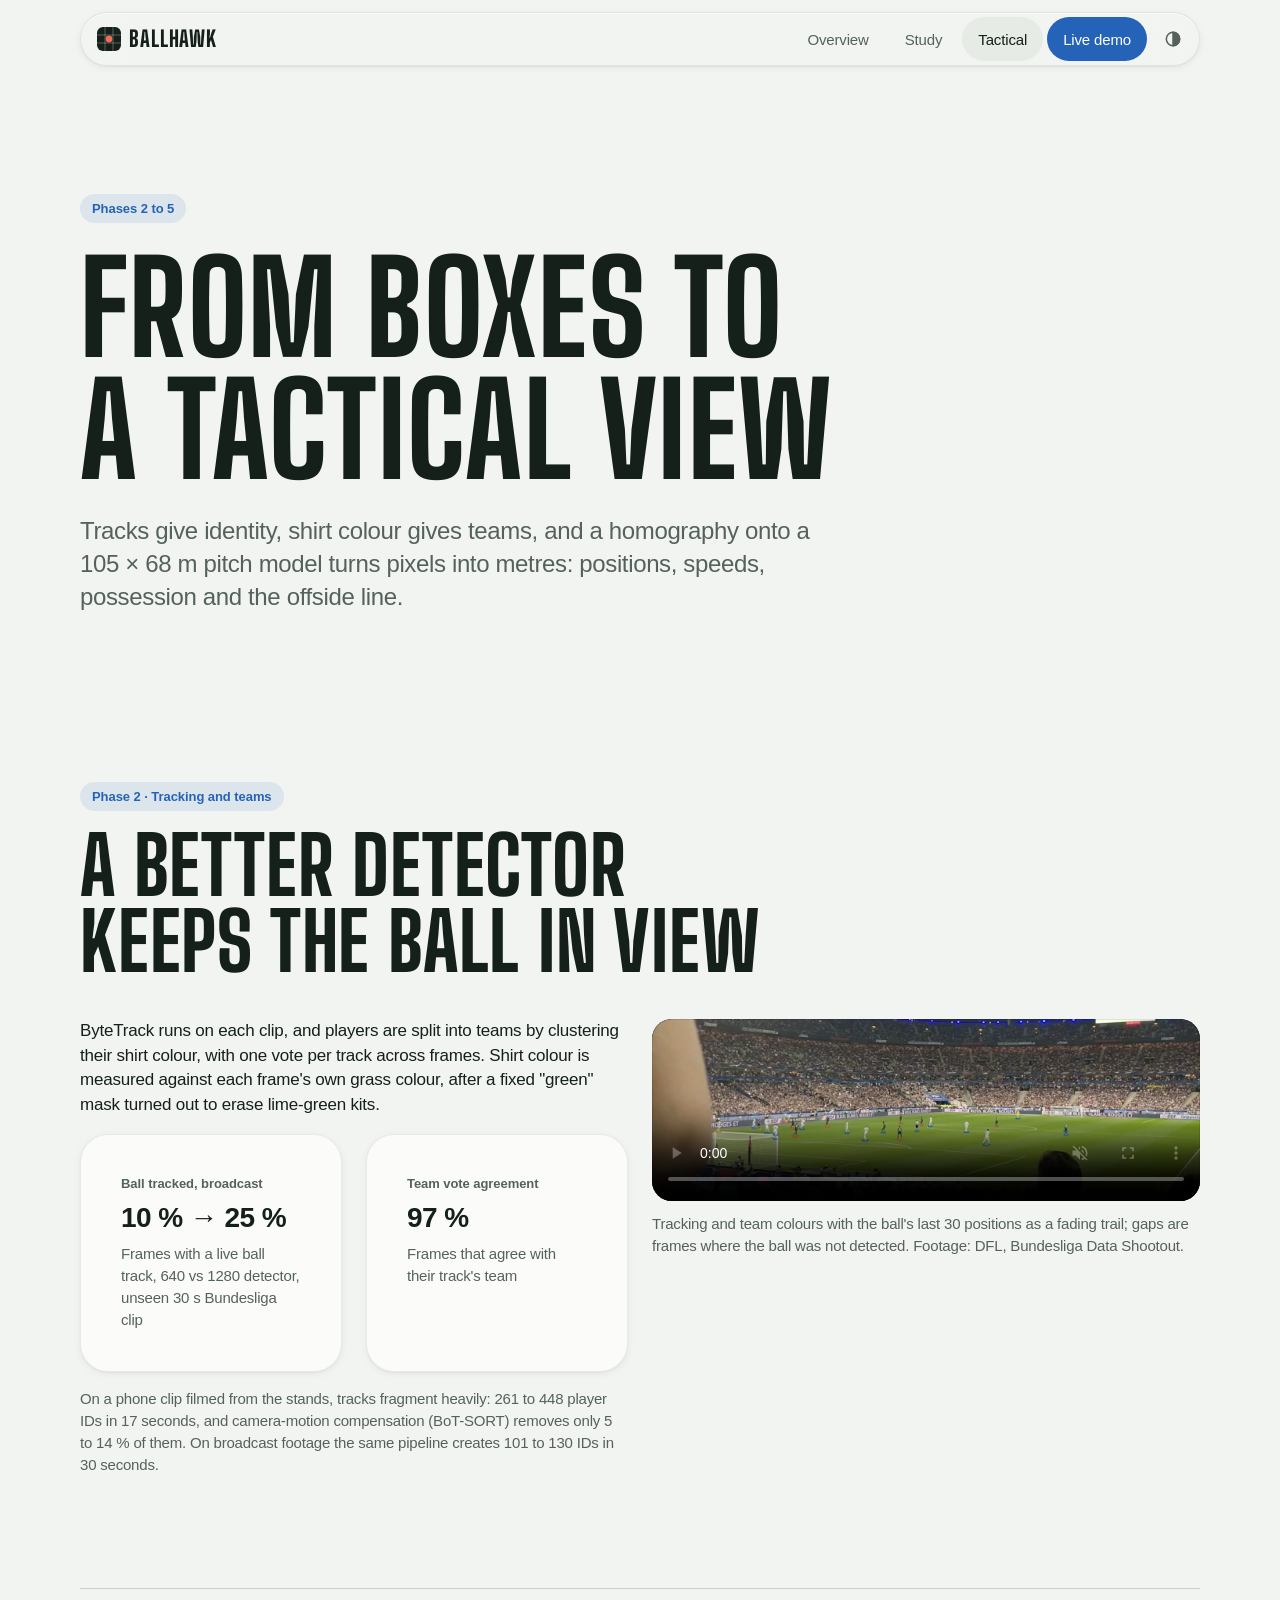
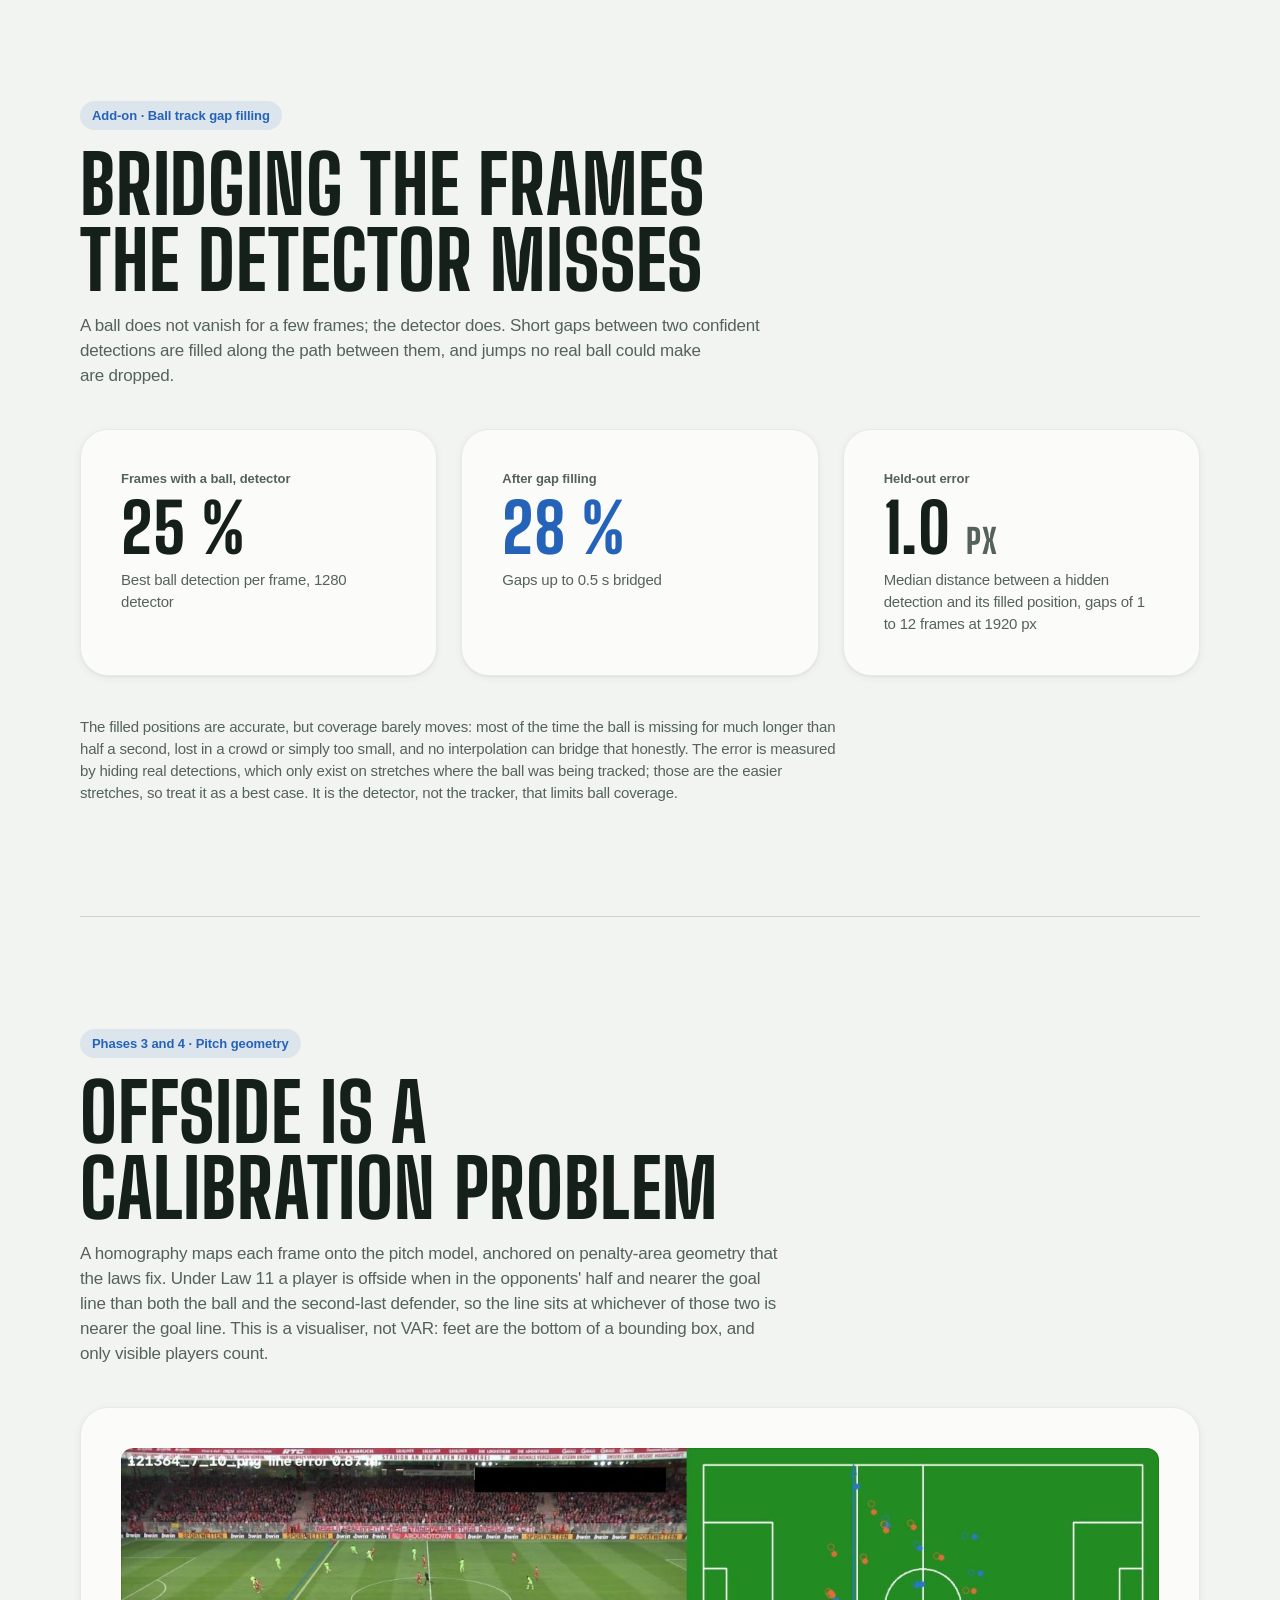
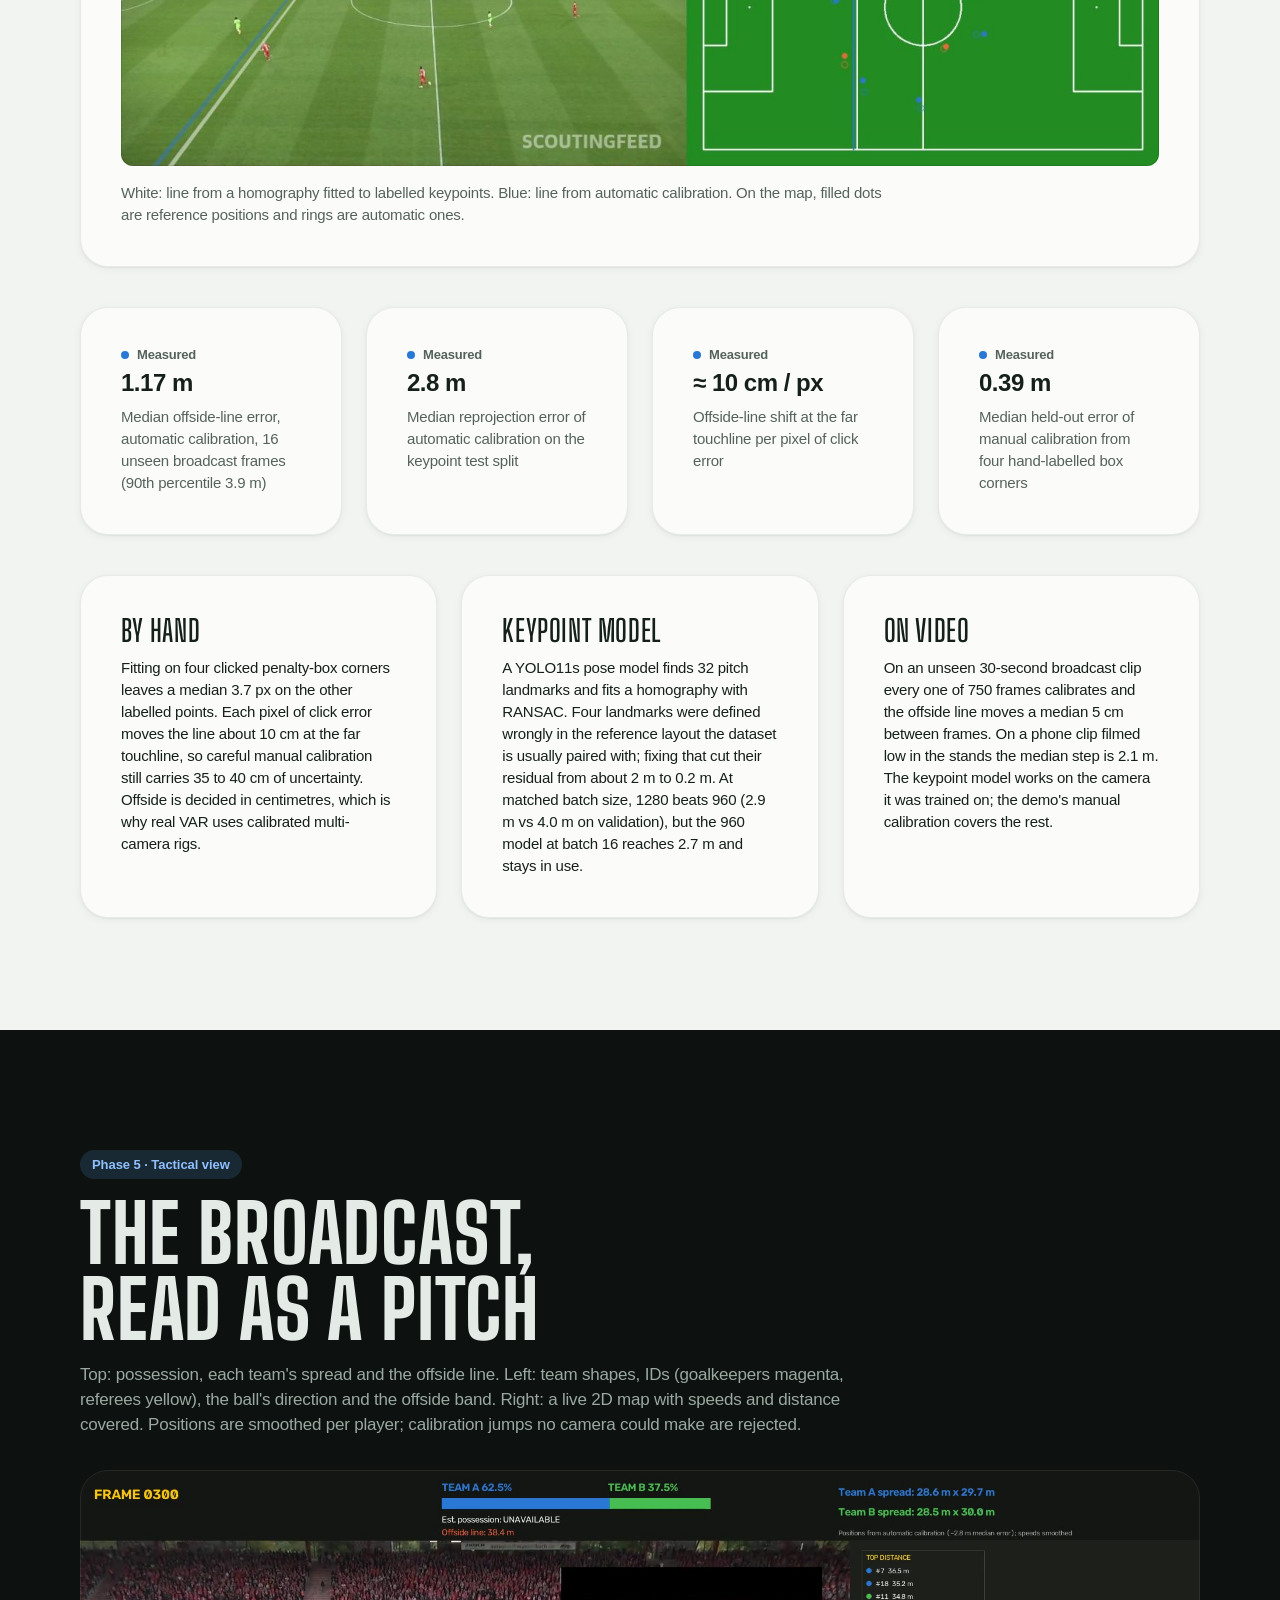
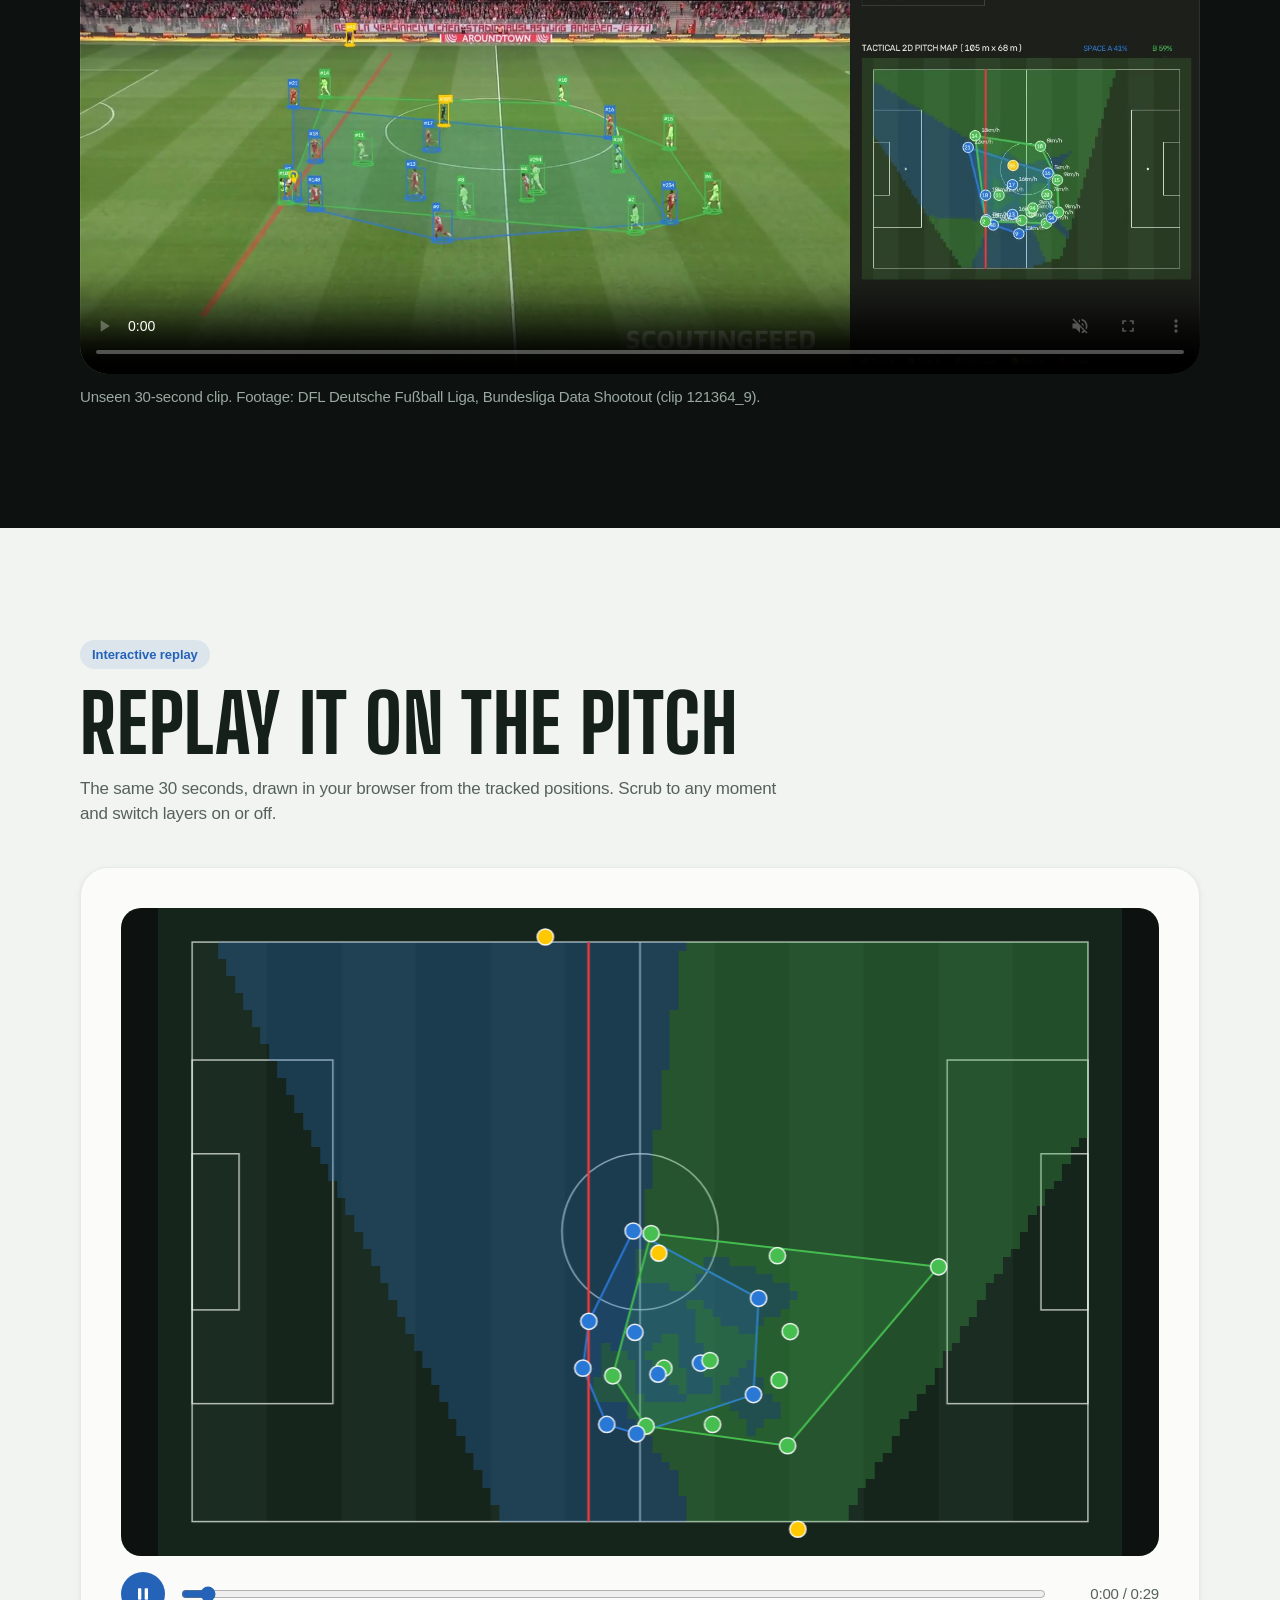
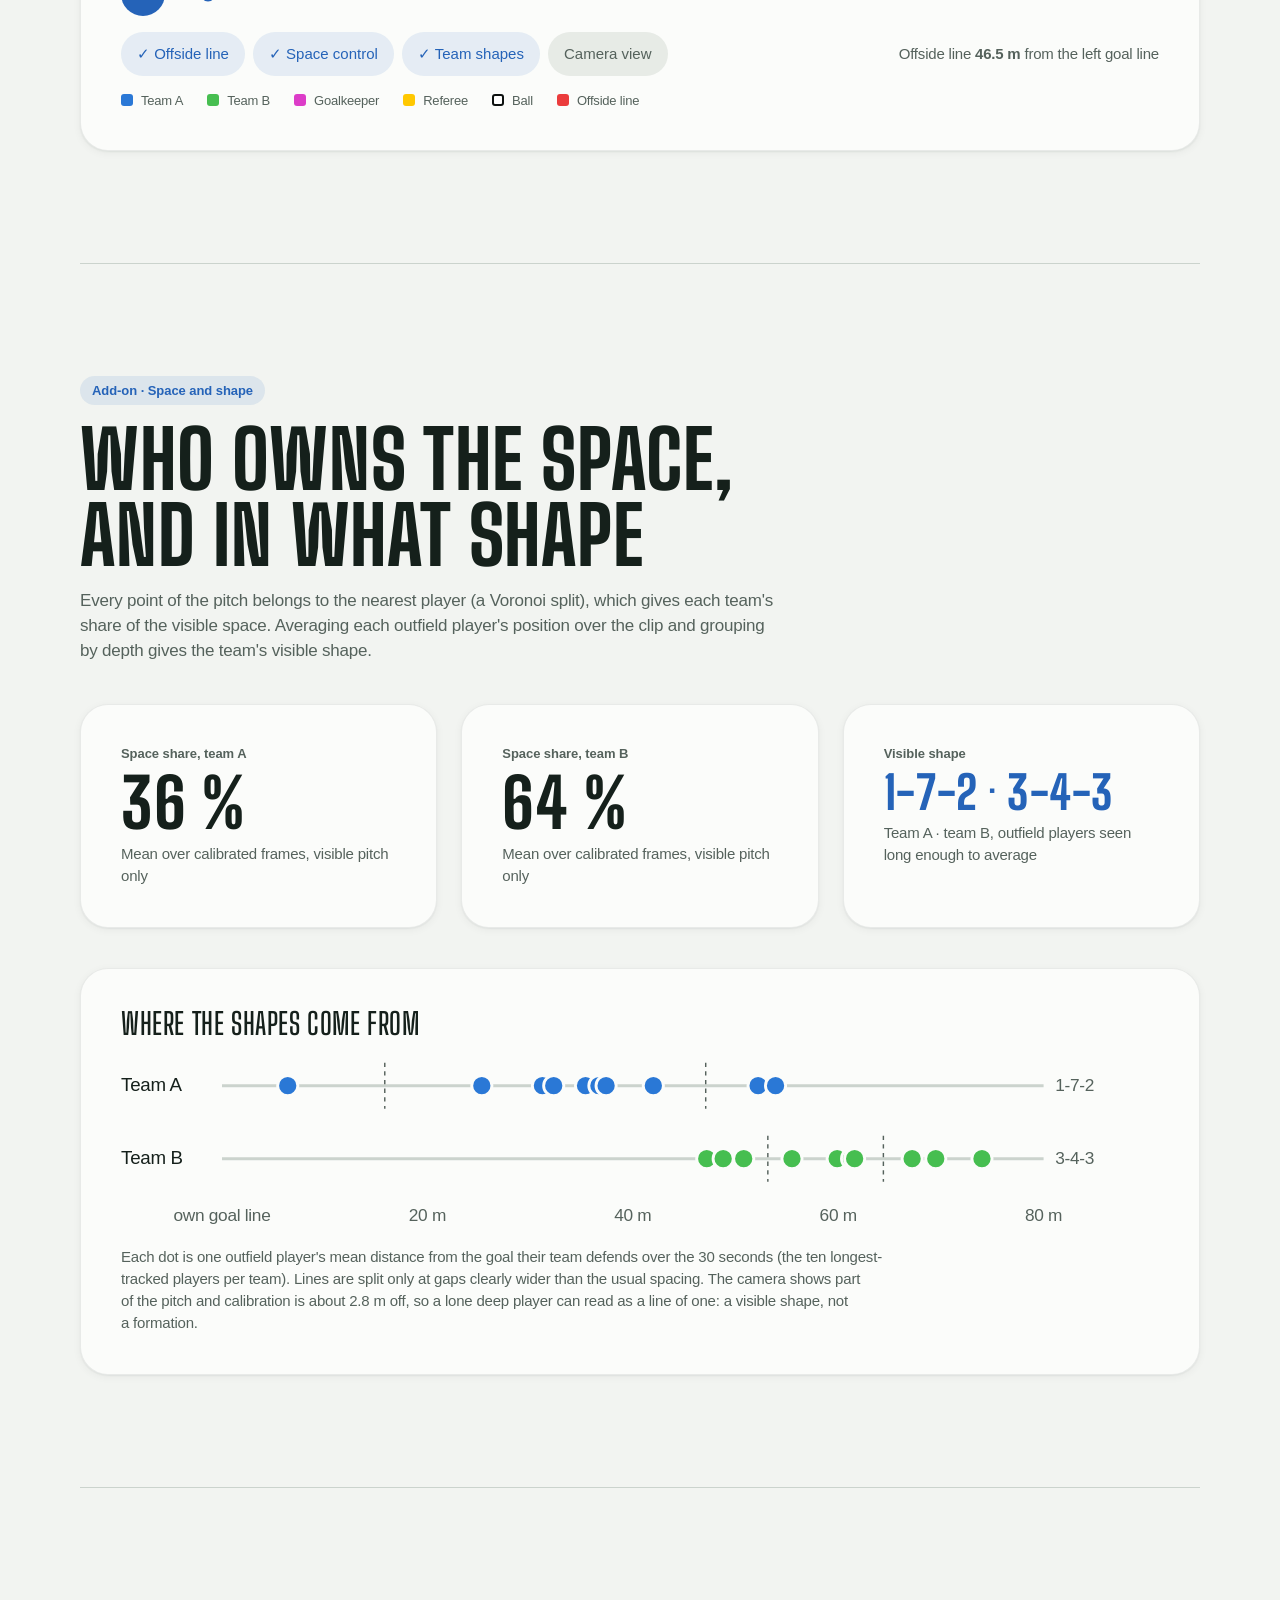
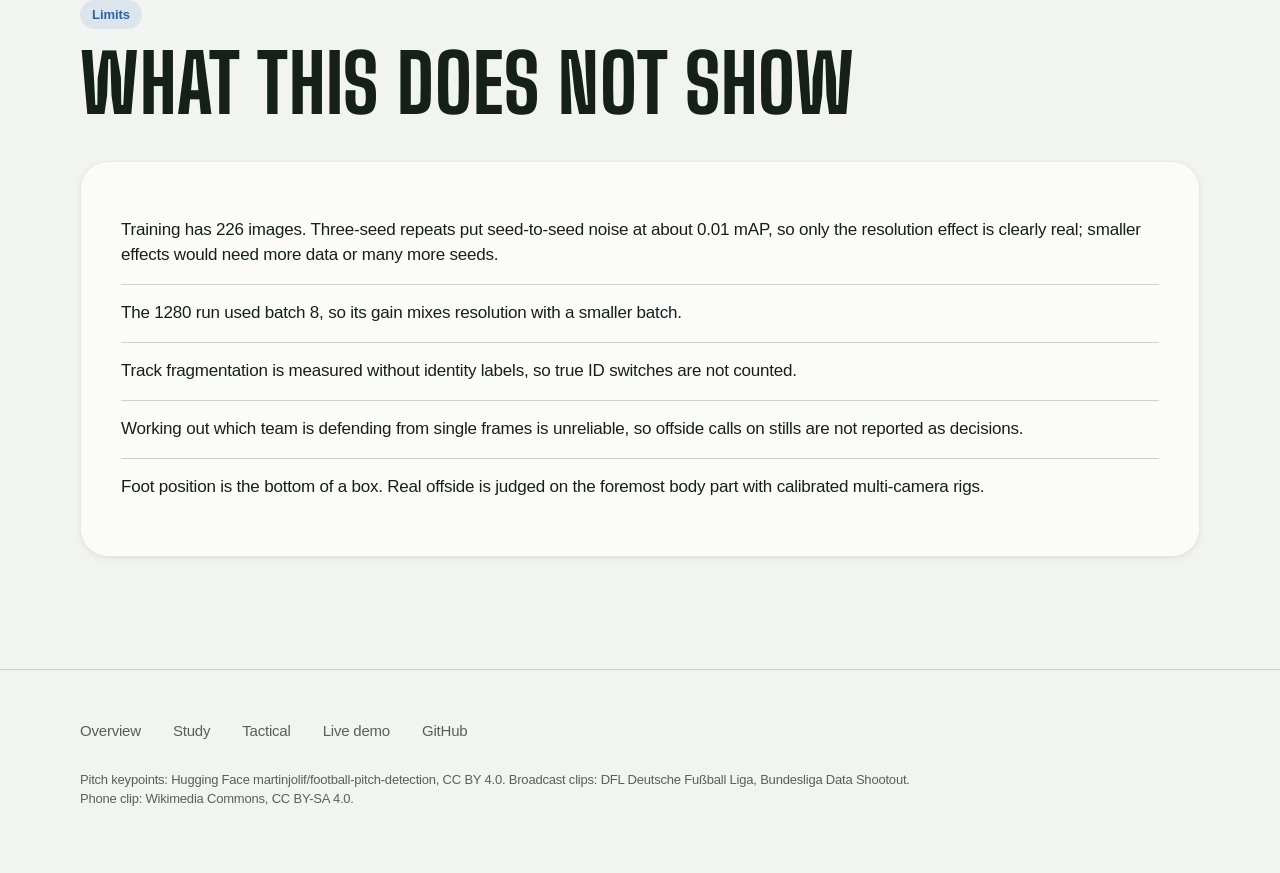
<file: web/tactical.html>
<!doctype html>
<html lang="en">
<head>
<meta charset="utf-8">
<meta name="viewport" content="width=device-width, initial-scale=1, viewport-fit=cover">
<meta name="theme-color" content="#F2F4F1" media="(prefers-color-scheme: light)">
<meta name="theme-color" content="#0F1714" media="(prefers-color-scheme: dark)">
<title>BallHawk Tactical</title>
<meta name="description" content="From detections to a tactical view: tracking and teams, pitch calibration, the Law 11 offside line, ball-track gap filling, space control and team shape.">
<link rel="icon" href="data:image/svg+xml,%3Csvg xmlns='http://www.w3.org/2000/svg' viewBox='0 0 24 24'%3E%3Crect width='24' height='24' rx='6' fill='%2315201B'/%3E%3Cpath d='M8 0v24M16 0v24M0 8h24M0 16h24' stroke='%23F2F4F1' stroke-opacity='.3'/%3E%3Ccircle cx='12' cy='12' r='3.4' fill='%23F06B55'/%3E%3C/svg%3E">
<link rel="preconnect" href="https://fonts.googleapis.com">
<link rel="preconnect" href="https://fonts.gstatic.com" crossorigin>
<link rel="stylesheet" href="https://fonts.googleapis.com/css2?family=Big+Shoulders+Display:wght@600;800&display=swap">
<link rel="stylesheet" href="css/ballhawk.css">
<script src="js/site.js"></script>
</head>
<body>
<a class="skip" href="#main">Skip to content</a>
<header class="bar">
  <a class="brand" href="index.html"><svg viewBox="0 0 24 24" aria-hidden="true"><rect width="24" height="24" rx="6" fill="currentColor"/><path d="M8 0v24M16 0v24M0 8h24M0 16h24" stroke="var(--paper)" stroke-opacity=".3"/><circle cx="12" cy="12" r="3.4" fill="#F06B55"/></svg>BallHawk</a>
  <nav aria-label="Pages">
    <a href="index.html">Overview</a>
    <a href="study.html">Study</a>
    <a href="tactical.html" aria-current="page">Tactical</a>
    <a href="demo.html" class="cta">Live demo</a>
  </nav>
  <button class="theme-btn" type="button" aria-label="Change theme"></button>
</header>

<main id="main">
  <header class="page-head wrap">
    <span class="chip">Phases 2 to 5</span>
    <h1>From boxes to a tactical view</h1>
    <p class="lede muted">Tracks give identity, shirt colour gives teams, and a homography onto a 105 × 68 m pitch model turns pixels into metres: positions, speeds, possession and the offside line.</p>
  </header>

  <section id="tracking" class="block wrap" aria-labelledby="trk-h">
    <header>
      <span class="chip">Phase 2 · Tracking and teams</span>
      <h2 id="trk-h">A better detector keeps the ball in view</h2>
    </header>
    <div class="grid-2" style="align-items:start">
      <div class="stack">
        <p>ByteTrack runs on each clip, and players are split into teams by clustering their shirt colour, with one vote per track across frames. Shirt colour is measured against each frame's own grass colour, after a fixed "green" mask turned out to erase lime-green kits.</p>
        <div class="grid-2">
          <div class="card stat reveal"><span class="eyebrow">Ball tracked, broadcast</span><span class="num">10 % → 25 %</span><span class="small muted">Frames with a live ball track, 640 vs 1280 detector, unseen 30 s Bundesliga clip</span></div>
          <div class="card stat reveal"><span class="eyebrow">Team vote agreement</span><span class="num">97 %</span><span class="small muted">Frames that agree with their track's team</span></div>
        </div>
        <p class="small muted">On a phone clip filmed from the stands, tracks fragment heavily: 261 to 448 player IDs in 17 seconds, and camera-motion compensation (BoT-SORT) removes only 5 to 14 % of them. On broadcast footage the same pipeline creates 101 to 130 IDs in 30 seconds.</p>
      </div>
      <figure class="reveal">
        <video src="media/tracking_teams.mp4" poster="img/tracking.jpg" muted loop playsinline controls preload="metadata"
               aria-label="Broadcast clip with players ringed in two team colours and the ball's recent path drawn as a trail" width="1280" height="720"></video>
        <figcaption>Tracking and team colours with the ball's last 30 positions as a fading trail; gaps are frames where the ball was not detected. Footage: DFL, Bundesliga Data Shootout.</figcaption>
      </figure>
    </div>
  </section>

  <section id="gaps" class="block wrap" aria-labelledby="gap-h" hidden>
    <header>
      <span class="chip">Add-on · Ball track gap filling</span>
      <h2 id="gap-h">Bridging the frames the detector misses</h2>
      <p class="muted" id="gap-lede">A ball does not vanish for a few frames; the detector does. Short gaps between two confident detections are filled along the path between them, and jumps no real ball could make are dropped.</p>
    </header>
    <div class="grid-3">
      <div class="card stat reveal"><span class="eyebrow">Frames with a ball, detector</span><span class="big" data-gap="before">–</span><span class="small muted">Best ball detection per frame, 1280 detector</span></div>
      <div class="card stat accent reveal"><span class="eyebrow">After gap filling</span><span class="big" data-gap="after">–</span><span class="small muted">Gaps up to <span data-gap="max_gap_s">–</span> s bridged</span></div>
      <div class="card stat reveal"><span class="eyebrow">Held-out error</span><span class="big"><span data-gap="holdout_median_px">–</span> <small>PX</small></span><span class="small muted">Median distance between a hidden detection and its filled position, gaps of 1 to 12 frames at 1920 px</span></div>
    </div>
    <p class="caption col">The filled positions are accurate, but coverage barely moves: most of the time the ball is missing for much longer than half a second, lost in a crowd or simply too small, and no interpolation can bridge that honestly. The error is measured by hiding real detections, which only exist on stretches where the ball was being tracked; those are the easier stretches, so treat it as a best case. It is the detector, not the tracker, that limits ball coverage.</p>
  </section>

  <section id="calibration" class="block wrap" aria-labelledby="cal-h">
    <header>
      <span class="chip">Phases 3 and 4 · Pitch geometry</span>
      <h2 id="cal-h">Offside is a calibration problem</h2>
      <p class="muted">A homography maps each frame onto the pitch model, anchored on penalty-area geometry that the laws fix. Under Law 11 a player is offside when in the opponents' half and nearer the goal line than both the ball and the second-last defender, so the line sits at whichever of those two is nearer the goal line. This is a visualiser, not VAR: feet are the bottom of a bounding box, and only visible players count.</p>
    </header>
    <figure class="card reveal">
      <img src="img/offside_tile.jpg" alt="Broadcast frame with two offside lines, and a top-down pitch map comparing reference and automatic player positions" loading="lazy" width="1400" height="429">
      <figcaption>White: line from a homography fitted to labelled keypoints. Blue: line from automatic calibration. On the map, filled dots are reference positions and rings are automatic ones.</figcaption>
    </figure>
    <div class="grid-4">
      <div class="card stat ball reveal"><span class="status">Measured</span><span class="num">1.17 m</span><span class="small muted">Median offside-line error, automatic calibration, 16 unseen broadcast frames (90th percentile 3.9 m)</span></div>
      <div class="card stat reveal"><span class="status">Measured</span><span class="num">2.8 m</span><span class="small muted">Median reprojection error of automatic calibration on the keypoint test split</span></div>
      <div class="card stat reveal"><span class="status">Measured</span><span class="num">≈ 10 cm / px</span><span class="small muted">Offside-line shift at the far touchline per pixel of click error</span></div>
      <div class="card stat accent reveal"><span class="status">Measured</span><span class="num">0.39 m</span><span class="small muted">Median held-out error of manual calibration from four hand-labelled box corners</span></div>
    </div>
    <div class="grid-3">
      <article class="card finding reveal">
        <h3>By hand</h3>
        <p class="small">Fitting on four clicked penalty-box corners leaves a median 3.7 px on the other labelled points. Each pixel of click error moves the line about 10 cm at the far touchline, so careful manual calibration still carries 35 to 40 cm of uncertainty. Offside is decided in centimetres, which is why real VAR uses calibrated multi-camera rigs.</p>
      </article>
      <article class="card finding reveal">
        <h3>Keypoint model</h3>
        <p class="small">A YOLO11s pose model finds 32 pitch landmarks and fits a homography with RANSAC. Four landmarks were defined wrongly in the reference layout the dataset is usually paired with; fixing that cut their residual from about 2 m to 0.2 m. At matched batch size, 1280 beats 960 (2.9 m vs 4.0 m on validation), but the 960 model at batch 16 reaches 2.7 m and stays in use.</p>
      </article>
      <article class="card finding reveal">
        <h3>On video</h3>
        <p class="small">On an unseen 30-second broadcast clip every one of 750 frames calibrates and the offside line moves a median 5 cm between frames. On a phone clip filmed low in the stands the median step is 2.1 m. The keypoint model works on the camera it was trained on; the demo's manual calibration covers the rest.</p>
      </article>
    </div>
  </section>

  <section id="video" class="theatre" aria-labelledby="vid-h">
    <div class="wrap stack" style="gap:32px">
      <header class="stack" style="max-width:820px">
        <span class="chip">Phase 5 · Tactical view</span>
        <h2 id="vid-h">The broadcast, read as a pitch</h2>
        <p class="muted">Top: possession, each team's spread and the offside line. Left: team shapes, IDs (goalkeepers magenta, referees yellow), the ball's direction and the offside band. Right: a live 2D map with speeds and distance covered. Positions are smoothed per player; calibration jumps no camera could make are rejected.</p>
      </header>
      <figure class="reveal">
        <video src="media/tactical_v2.mp4" poster="img/tactical_v2_poster.jpg" muted loop playsinline controls preload="metadata"
               aria-label="30 seconds of broadcast footage with team shapes, player IDs, possession and spread readouts, the offside band, and a live 2D pitch map with speeds" width="1920" height="864"></video>
        <figcaption>Unseen 30-second clip. Footage: DFL Deutsche Fußball Liga, Bundesliga Data Shootout (clip 121364_9).</figcaption>
      </figure>
    </div>
  </section>

  <section id="replay" class="block wrap" aria-labelledby="rp-h" hidden>
    <header>
      <span class="chip">Interactive replay</span>
      <h2 id="rp-h">Replay it on the pitch</h2>
      <p class="muted">The same 30 seconds, drawn in your browser from the tracked positions. Scrub to any moment and switch layers on or off.</p>
    </header>
    <div class="card replay-card">
      <div class="stage replay-stage"><canvas id="rp-canvas" role="img" aria-label="Top-down pitch with players, the ball and the selected layers"></canvas></div>
      <div class="replay-bar">
        <button class="round-btn" id="rp-play" type="button" aria-label="Play"></button>
        <input type="range" id="rp-seek" min="0" max="0" value="0" aria-label="Position in the clip">
        <span class="rp-time" id="rp-time">0:00 / 0:29</span>
      </div>
      <div class="replay-meta">
        <div class="toggles" id="rp-layers" role="group" aria-label="Layers">
          <button type="button" data-layer="offside">Offside line</button>
          <button type="button" data-layer="space">Space control</button>
          <button type="button" data-layer="shapes">Team shapes</button>
          <button type="button" data-layer="camera">Camera view</button>
        </div>
        <p class="hint">Offside line <b id="rp-line">–</b> from the left goal line</p>
      </div>
      <div class="legend">
        <span><i style="background:#2a78d6"></i>Team A</span>
        <span><i style="background:#46be50"></i>Team B</span>
        <span><i style="background:#dc3cc8"></i>Goalkeeper</span>
        <span><i style="background:#ffc800"></i>Referee</span>
        <span><i style="background:#fff;box-shadow:inset 0 0 0 2px #0d1210"></i>Ball</span>
        <span><i style="background:#eb3c3c"></i>Offside line</span>
      </div>
    </div>
  </section>

  <section id="shape" class="block wrap" aria-labelledby="shape-h" hidden>
    <header>
      <span class="chip">Add-on · Space and shape</span>
      <h2 id="shape-h">Who owns the space, and in what shape</h2>
      <p class="muted">Every point of the pitch belongs to the nearest player (a Voronoi split), which gives each team's share of the visible space. Averaging each outfield player's position over the clip and grouping by depth gives the team's visible shape.</p>
    </header>
    <div class="grid-3">
      <div class="card stat reveal"><span class="eyebrow">Space share, team A</span><span class="big" data-shape="space_share.A">–</span><span class="small muted">Mean over calibrated frames, visible pitch only</span></div>
      <div class="card stat reveal"><span class="eyebrow">Space share, team B</span><span class="big" data-shape="space_share.B">–</span><span class="small muted">Mean over calibrated frames, visible pitch only</span></div>
      <div class="card stat accent reveal"><span class="eyebrow">Visible shape</span><span class="big nowrap"><span data-shape="formation.A">–</span> · <span data-shape="formation.B">–</span></span><span class="small muted">Team A · team B, outfield players seen long enough to average</span></div>
    </div>
    <div class="card reveal">
      <h3>Where the shapes come from</h3>
      <div id="strips" class="stack" style="gap:10px"></div>
      <p class="caption">Each dot is one outfield player's mean distance from the goal their team defends over the 30 seconds (the ten longest-tracked players per team). Lines are split only at gaps clearly wider than the usual spacing. The camera shows part of the pitch and calibration is about 2.8 m off, so a lone deep player can read as a line of one: a visible shape, not a formation.</p>
    </div>
  </section>

  <section id="limits" class="block wrap" aria-labelledby="lim-h">
    <header>
      <span class="chip">Limits</span>
      <h2 id="lim-h">What this does not show</h2>
    </header>
    <div class="card reveal">
      <ul class="list">
        <li>Training has 226 images. Three-seed repeats put seed-to-seed noise at about 0.01 mAP, so only the resolution effect is clearly real; smaller effects would need more data or many more seeds.</li>
        <li>The 1280 run used batch 8, so its gain mixes resolution with a smaller batch.</li>
        <li>Track fragmentation is measured without identity labels, so true ID switches are not counted.</li>
        <li>Working out which team is defending from single frames is unreliable, so offside calls on stills are not reported as decisions.</li>
        <li>Foot position is the bottom of a box. Real offside is judged on the foremost body part with calibrated multi-camera rigs.</li>
      </ul>
    </div>
  </section>
</main>

<footer class="site-foot">
  <div class="wrap">
    <div class="links"><a href="index.html">Overview</a><a href="study.html">Study</a><a href="tactical.html">Tactical</a><a href="demo.html">Live demo</a><a href="https://github.com/RohanTrivedi09/BallHawk">GitHub</a></div>
    <p>Pitch keypoints: Hugging Face <span class="mono">martinjolif/football-pitch-detection</span>, CC BY 4.0. Broadcast clips: DFL Deutsche Fußball Liga, Bundesliga Data Shootout. Phone clip: Wikimedia Commons, CC BY-SA 4.0.</p>
  </div>
</footer>
<script src="data/site-data.js"></script>
<script src="js/replay.js"></script>
<script>
// Add-on panels stay hidden until their results exist (web/build.py reads them from results/).
(() => {
  const D = window.BALLHAWK, get = (o, path) => path.split(".").reduce((a, k) => a?.[k], o);
  const show = (id, data, attr, fmt) => {
    if (!data) return;
    document.getElementById(id).hidden = false;
    document.querySelectorAll(`[data-${attr}]`).forEach((e) => { const k = e.dataset[attr], v = get(data, k); if (v != null) e.textContent = fmt(v, k); });
  };
  const pct = (v) => (typeof v === "number" ? Math.round(100 * v) + " %" : v);
  const SHARES = new Set(["before", "after"]);
  show("gaps", D.ball_gaps, "gap", (v, k) => (SHARES.has(k) ? pct(v) : typeof v === "number" ? v.toFixed(1) : v));
  show("shape", D.shape?.space_share ? D.shape : null, "shape", (v, k) => (k.startsWith("space_share") ? pct(v) : v));

  // Depth strips: one row per team, dots at mean depth, ticks where the shape splits into lines.
  const depths = D.shape?.shape_depths_m, box = document.getElementById("strips");
  if (depths && box) {
    const NS = "http://www.w3.org/2000/svg", W = 720, X0 = 70, X1 = 640, MAXD = 80, x = (d) => X0 + (X1 - X0) * Math.min(d, MAXD) / MAXD;
    const mk = (svg, tag, a, text) => { const e = document.createElementNS(NS, tag); for (const k in a) e.setAttribute(k, a[k]); if (text != null) e.textContent = text; svg.appendChild(e); return e; };
    const COL = { A: "#2a78d6", B: "#46be50" };
    for (const t of ["A", "B"]) {
      const d = depths[t];
      if (!d) continue;
      const svg = document.createElementNS(NS, "svg");
      svg.setAttribute("viewBox", `0 0 ${W} 44`);
      svg.setAttribute("role", "img");
      const shape = D.shape.formation?.[t];
      svg.setAttribute("aria-label", `Team ${t}: mean depths ${d.join(", ")} m${shape ? `, shape ${shape}` : ", no clear lines"}`);
      mk(svg, "line", { x1: X0, x2: X1, y1: 22, y2: 22, stroke: "var(--rule)", "stroke-width": 2 });
      mk(svg, "text", { x: 0, y: 26, fill: "var(--ink)", "font-family": "var(--text)", "font-size": 13 }, `Team ${t}`);
      if (shape) {  // split positions from the line sizes
        let n = 0;
        shape.split("-").map(Number).slice(0, -1).forEach((c) => { n += c; const xm = (x(d[n - 1]) + x(d[n])) / 2; mk(svg, "line", { x1: xm, x2: xm, y1: 6, y2: 38, stroke: "var(--muted)", "stroke-dasharray": "3 3" }); });
      }
      d.forEach((v) => mk(svg, "circle", { cx: x(v), cy: 22, r: 7, fill: COL[t], stroke: "var(--raised)", "stroke-width": 2 }));
      mk(svg, "text", { x: X1 + 8, y: 26, fill: "var(--muted)", "font-family": "var(--text)", "font-size": 12 }, shape || "–");
      box.appendChild(svg);
    }
    const axis = document.createElementNS(NS, "svg");
    axis.setAttribute("viewBox", `0 0 ${W} 20`); axis.setAttribute("aria-hidden", "true");
    [0, 20, 40, 60, 80].forEach((m) => mk(axis, "text", { x: x(m), y: 14, "text-anchor": "middle", fill: "var(--muted)", "font-family": "var(--text)", "font-size": 12 }, m === 0 ? "own goal line" : `${m} m`));
    box.appendChild(axis);
  }
})();
</script>
</body>
</html>
</file>
<file: web/css/ballhawk.css>
/* BallHawk — one stylesheet for every page.
   Theme: pitch-paper and ink with broadcast blue, aqua and a red ball.
   Follows Apple's Human Interface Guidelines as they apply to the web:
   - Type: the system font (SF Pro on Apple devices) for all text, controls and numbers; Big Shoulders only
     for headings, as the project's identity. Sizes follow Apple's text styles and are set in rem, so they
     scale with the reader's own text-size setting (the web's Dynamic Type).
   - Layout: an 8-point spacing grid, ~65-character text measure, concentric corner radii.
   - Controls: at least 44 x 44 px hit targets; filled and tinted button styles.
   - Colour: every text colour meets WCAG AA (4.5:1) in both themes; chart colours keep the validated palette.
   - Accessibility: honours reduce motion, reduce transparency and increase contrast. */

/* ---------- tokens ---------- */
:root {
  --paper: #F2F4F1;
  --surface: #E7EBE6;
  --raised: #FBFCFA;
  --ink: #15201B;
  --muted: #55625C;
  --rule: #CBD3CD;
  --accent: #2563B8;          /* links, tinted controls: 5.3:1 on paper */
  --accent-fill: #2563B8;     /* filled buttons: white text 5.9:1 */
  --accent-tint: rgb(37 99 184 / 0.1);
  --chart: #2a78d6;           /* chart marks (graphics need 3:1) */
  --ref: #1baf7a;
  --ball: #B8392A;            /* red as text: 4.8:1 on surface */
  --band: #D9DFDA;
  --stage: #0d1210;           /* dark stage behind video and canvases, both themes */
  --stage-ink: #E4EAE6;
  --stage-muted: #9AA8A1;
  --tip-bg: #15201B;
  --tip-ink: #F2F4F1;
  --glass: rgb(242 244 241 / 0.72);
  --glass-edge: rgb(255 255 255 / 0.65);
  --glass-line: rgb(21 32 27 / 0.08);
  --shadow-sm: 0 1px 2px rgb(21 32 27 / 0.06), 0 2px 8px rgb(21 32 27 / 0.05);
  --shadow: 0 1px 2px rgb(21 32 27 / 0.05), 0 8px 24px rgb(21 32 27 / 0.08), 0 24px 64px rgb(21 32 27 / 0.06);
  --outline: rgb(0 0 0 / 0.1);

  --display: "Big Shoulders Display", "Arial Narrow", "Helvetica Neue", sans-serif;
  --text: -apple-system, BlinkMacSystemFont, "SF Pro Text", "SF Pro Display", "Helvetica Neue", "Segoe UI", Roboto, Arial, sans-serif;
  --code: ui-monospace, "SF Mono", SFMono-Regular, Menlo, Consolas, monospace;

  /* Apple text styles (px at the default 16px root): body 17, callout 16, subhead 15, footnote 13, caption 12 */
  --t-intro: clamp(1.25rem, 1.1rem + 0.6vw, 1.5rem);   /* 20-24 */
  --t-body: 1.0625rem;                                  /* 17 */
  --t-callout: 1rem;                                    /* 16 */
  --t-subhead: 0.9375rem;                               /* 15 */
  --t-footnote: 0.8125rem;                              /* 13 */
  --t-caption: 0.75rem;                                 /* 12 */

  --r-sm: 12px;
  --r: 20px;
  --r-lg: 28px;
  --gutter: 24px;
  --max: 1120px;
  --tap: 44px;
  --ease: cubic-bezier(0.2, 0.8, 0.2, 1);
}
@media (prefers-color-scheme: dark) {
  :root:not([data-theme="light"]) {
    color-scheme: dark;
    --paper: #0F1714; --surface: #16211C; --raised: #1B2822; --ink: #E4EAE6; --muted: #9AA8A1; --rule: #2A3832;
    --accent: #5AA0F0; --accent-fill: #2563B8; --accent-tint: rgb(90 160 240 / 0.14); --chart: #3987e5;
    --ref: #199e70; --ball: #F06B55; --band: #22302A; --tip-bg: #E4EAE6; --tip-ink: #0F1714;
    --glass: rgb(15 23 20 / 0.66); --glass-edge: rgb(255 255 255 / 0.08); --glass-line: rgb(255 255 255 / 0.07);
    --shadow-sm: 0 1px 2px rgb(0 0 0 / 0.3); --shadow: 0 1px 2px rgb(0 0 0 / 0.3), 0 16px 48px rgb(0 0 0 / 0.35);
    --outline: rgb(255 255 255 / 0.1);
  }
}
:root[data-theme="dark"] {
  color-scheme: dark;
  --paper: #0F1714; --surface: #16211C; --raised: #1B2822; --ink: #E4EAE6; --muted: #9AA8A1; --rule: #2A3832;
  --accent: #5AA0F0; --accent-fill: #2563B8; --accent-tint: rgb(90 160 240 / 0.14); --chart: #3987e5;
  --ref: #199e70; --ball: #F06B55; --band: #22302A; --tip-bg: #E4EAE6; --tip-ink: #0F1714;
  --glass: rgb(15 23 20 / 0.66); --glass-edge: rgb(255 255 255 / 0.08); --glass-line: rgb(255 255 255 / 0.07);
  --shadow-sm: 0 1px 2px rgb(0 0 0 / 0.3); --shadow: 0 1px 2px rgb(0 0 0 / 0.3), 0 16px 48px rgb(0 0 0 / 0.35);
  --outline: rgb(255 255 255 / 0.1);
}
/* Increase contrast: stronger secondary text and separators. */
@media (prefers-contrast: more) {
  :root { --muted: #3A4540; --rule: #9AA59E; --glass-line: rgb(21 32 27 / 0.3); }
  :root[data-theme="dark"] { --muted: #C2CCC7; --rule: #4A5A52; --glass-line: rgb(255 255 255 / 0.3); }
}
@media (prefers-contrast: more) and (prefers-color-scheme: dark) {
  :root:not([data-theme="light"]) { --muted: #C2CCC7; --rule: #4A5A52; --glass-line: rgb(255 255 255 / 0.3); }
}
/* Reduce transparency: glass becomes solid. */
@media (prefers-reduced-transparency: reduce) {
  :root { --glass: var(--raised); }
}
@media (max-width: 560px) { :root { --gutter: 16px; } }

/* ---------- base ---------- */
*, *::before, *::after { box-sizing: border-box; }
html { -webkit-font-smoothing: antialiased; -moz-osx-font-smoothing: grayscale; -webkit-text-size-adjust: 100%;
  scroll-behavior: smooth; scroll-padding-top: 96px; }
body {
  margin: 0; background: var(--paper); color: var(--ink);
  font: 400 var(--t-body)/1.47 var(--text); letter-spacing: -0.012em;
  font-kerning: normal; overflow-x: hidden;
}
img, video, canvas, svg { display: block; max-width: 100%; }
img, video { outline: 1px solid var(--outline); outline-offset: -1px; }
a { color: var(--accent); text-underline-offset: 3px; }
:focus-visible { outline: 3px solid var(--accent); outline-offset: 3px; border-radius: 6px; }
p { margin: 0; text-wrap: pretty; }
h1, h2, h3 { font-family: var(--display); text-transform: uppercase; line-height: 0.95; margin: 0; text-wrap: balance; letter-spacing: 0.01em; }
h1 { font-weight: 800; font-size: clamp(4.5rem, 14vw, 10.5rem); }
h2 { font-weight: 800; font-size: clamp(2.75rem, 7vw, 5rem); }
h3 { font-weight: 600; font-size: 1.75rem; letter-spacing: 0.02em; }
.num, .mono { font-variant-numeric: tabular-nums; }
code { font-family: var(--code); font-size: 0.9em; }
.muted { color: var(--muted); }
.small { font-size: var(--t-subhead); line-height: 1.47; }
.eyebrow { font: 600 var(--t-footnote)/1.38 var(--text); letter-spacing: -0.005em; color: var(--muted); }
.lede { font-size: var(--t-intro); line-height: 1.38; letter-spacing: -0.015em; }
.skip { position: absolute; left: -999px; top: 8px; }
.skip:focus { left: 16px; z-index: 50; display: inline-flex; align-items: center; min-height: var(--tap); background: var(--raised); padding: 0 16px; border-radius: var(--r-sm); }

.wrap { width: min(var(--max), 100% - 2 * var(--gutter)); margin-inline: auto; }
.col { max-width: 40rem; }
.center { text-align: center; margin-inline: auto; }
.stack { display: grid; gap: 16px; align-content: start; }

/* ---------- glass navigation bar ---------- */
.bar {
  position: sticky; top: calc(env(safe-area-inset-top, 0px) + 12px); z-index: 30;
  width: min(var(--max), 100% - 2 * var(--gutter)); margin: 12px auto 0;
  display: flex; align-items: center; gap: 4px;
  padding: 4px 4px 4px 16px; border-radius: 999px;
  background: var(--glass);
  -webkit-backdrop-filter: saturate(180%) blur(20px); backdrop-filter: saturate(180%) blur(20px);
  border: 1px solid var(--glass-line);
  box-shadow: inset 0 1px 0 var(--glass-edge), var(--shadow-sm);
}
.brand { display: inline-flex; align-items: center; gap: 8px; margin-right: auto; color: var(--ink); text-decoration: none;
  font: 800 1.375rem/1 var(--display); letter-spacing: 0.04em; text-transform: uppercase; min-height: var(--tap); }
.brand svg { width: 24px; height: 24px; }
.bar nav { display: flex; gap: 4px; overflow-x: auto; scrollbar-width: none; }
.bar nav::-webkit-scrollbar { display: none; }
.bar nav a {
  display: inline-flex; align-items: center; min-height: var(--tap);
  font: 500 var(--t-subhead)/1 var(--text); letter-spacing: -0.01em; color: var(--muted); text-decoration: none; white-space: nowrap;
  padding: 0 16px; border-radius: 999px;
  transition-property: color, background-color; transition-duration: 150ms; transition-timing-function: ease-out;
}
.bar nav a:hover { color: var(--ink); background: var(--glass-line); }
.bar nav a[aria-current="page"] { color: var(--ink); background: var(--surface); }
.bar nav a.cta { background: var(--accent-fill); color: #fff; }
.bar nav a.cta:hover { background: color-mix(in oklab, var(--accent-fill) 86%, black); color: #fff; }
.theme-btn {
  width: var(--tap); height: var(--tap); flex: none; border: 0; border-radius: 50%; background: transparent; color: var(--muted);
  display: grid; place-items: center; cursor: pointer;
  transition-property: color, background-color, transform; transition-duration: 150ms; transition-timing-function: ease-out;
}
.theme-btn:hover { color: var(--ink); background: var(--glass-line); }
.theme-btn:active { transform: scale(0.94); }
.theme-btn svg { width: 20px; height: 20px; }
@media (max-width: 720px) {
  .bar { flex-wrap: wrap; border-radius: 24px; padding: 4px; }
  .brand { padding-left: 12px; }
  .bar nav { order: 3; width: 100%; }
}

/* ---------- page sections ---------- */
.page-head { padding-block: clamp(64px, 11vw, 128px) clamp(32px, 5vw, 56px); display: grid; gap: 24px; }
.page-head .lede { max-width: 46rem; }
.page-head h1 { font-size: clamp(3.75rem, 10vw, 8rem); }
.page-head.compact { padding-block: clamp(40px, 5vw, 56px) 24px; gap: 12px; }
.page-head.compact h1 { font-size: clamp(3rem, 6vw, 4.75rem); }
.page-head.compact p { max-width: 46rem; }
.block { padding-block: clamp(56px, 9vw, 112px); display: grid; gap: 40px; }
.block + .block { border-top: 1px solid var(--rule); }
.block > header { display: grid; gap: 16px; max-width: 52rem; }
.block > header p { max-width: 44rem; }
.chip {
  justify-self: start; display: inline-flex; align-items: center; gap: 8px;
  font: 600 var(--t-footnote)/1 var(--text); letter-spacing: -0.005em; color: var(--accent);
  padding: 8px 12px; border-radius: 999px; background: var(--accent-tint);
}
header.center .chip { justify-self: center; }

/* ---------- surfaces ---------- */
.card {
  background: var(--raised); border-radius: var(--r-lg); padding: clamp(24px, 3.2vw, 40px);
  box-shadow: var(--shadow-sm); border: 1px solid var(--glass-line);
  display: grid; gap: 16px; align-content: start; min-width: 0;
}
.card h3 { font-size: 1.875rem; }
.center-card { justify-items: center; text-align: center; padding-block: clamp(40px, 7vw, 80px); }
.center-card .chip { justify-self: center; }
.grid-2 { display: grid; grid-template-columns: repeat(2, minmax(0, 1fr)); gap: 24px; }
.grid-3 { display: grid; grid-template-columns: repeat(3, minmax(0, 1fr)); gap: 24px; }
.grid-4 { display: grid; grid-template-columns: repeat(4, minmax(0, 1fr)); gap: 24px; }
@media (max-width: 960px) { .grid-4, .grid-3 { grid-template-columns: repeat(2, minmax(0, 1fr)); } }
@media (max-width: 640px) { .grid-2, .grid-3, .grid-4 { grid-template-columns: 1fr; gap: 16px; } }

/* stat tile */
.stat { display: grid; gap: 8px; align-content: start; }
.stat .big { font: 800 clamp(2.75rem, 5.4vw, 4.25rem)/0.95 var(--display); font-variant-numeric: tabular-nums; letter-spacing: 0.01em; }
.stat .big small { font-size: 0.5em; color: var(--muted); letter-spacing: 0.04em; }
.stat .big .arrow { color: var(--muted); font-weight: 600; }
.stat .big.nowrap { white-space: nowrap; font-size: clamp(2.125rem, 3.6vw, 3.25rem); }
.stat .num { font: 600 1.75rem/1.2 var(--text); letter-spacing: -0.02em; }
.grid-4 .stat .big { font-size: clamp(2.375rem, 3.8vw, 3.375rem); }
.grid-4 .stat .num { font-size: 1.5rem; }
.stat.accent .big { color: var(--accent); }
.stat.ball .big { color: var(--ball); }

/* verdict badges and status */
.verdict { justify-self: start; font: 600 var(--t-footnote)/1 var(--text); padding: 8px 12px; border-radius: 999px; }
.v-yes { background: var(--accent-fill); color: #fff; }
.v-no { box-shadow: inset 0 0 0 1px var(--muted); color: var(--muted); }
.v-mixed { background: var(--accent-tint); color: var(--accent); }
.status { display: inline-flex; align-items: center; gap: 8px; font: 600 var(--t-footnote)/1 var(--text); color: var(--muted); }
.status::before { content: ""; width: 8px; height: 8px; border-radius: 50%; background: var(--chart); }
.finding { display: grid; gap: 12px; align-content: start; }
.finding h3 { font-size: 1.875rem; }
.finding .top { display: flex; justify-content: space-between; align-items: center; gap: 12px; flex-wrap: wrap; }

/* dark stage: video, canvases, results */
.stage { background: var(--stage); border-radius: var(--r-lg); overflow: hidden; position: relative; }
.stage > img, .stage > video, .stage > canvas { width: 100%; height: auto; outline: 0; border-radius: 0; }
figure { margin: 0; display: grid; gap: 12px; min-width: 0; }
figure > img, figure > video { width: 100%; height: auto; border-radius: var(--r); background: var(--stage); }
figure.card > img { border-radius: var(--r-sm); }  /* concentric: the card's radius less its padding */
figcaption, .caption { font-size: var(--t-subhead); line-height: 1.47; color: var(--muted); text-wrap: pretty; max-width: 48rem; }

/* full-bleed dark theatre band */
.theatre { background: var(--stage); color: var(--stage-ink); padding-block: clamp(64px, 10vw, 120px); }
.theatre .eyebrow, .theatre figcaption, .theatre .muted { color: var(--stage-muted); }
.theatre .chip { color: #8fc0ff; background: rgb(90 160 240 / 0.16); }
.theatre video { border-radius: var(--r-lg); outline-color: rgb(255 255 255 / 0.08); }

/* ---------- buttons (filled, tinted) and segmented control ---------- */
.btn {
  display: inline-flex; align-items: center; justify-content: center; gap: 8px; min-height: var(--tap);
  font: 500 var(--t-body)/1 var(--text); letter-spacing: -0.012em; text-decoration: none; cursor: pointer;
  padding: 0 24px; border-radius: 999px; border: 0;
  background: var(--accent-fill); color: #fff;
  transition-property: background-color, color, transform; transition-duration: 150ms; transition-timing-function: ease-out;
}
.btn:hover { background: color-mix(in oklab, var(--accent-fill) 86%, black); }
.btn:active { transform: scale(0.97); }
.btn.tinted { background: var(--accent-tint); color: var(--accent); }
.btn.tinted:hover { background: color-mix(in oklab, var(--accent) 18%, transparent); }
.theatre .btn.tinted { background: rgb(255 255 255 / 0.1); color: var(--stage-ink); }
.theatre .btn.tinted:hover { background: rgb(255 255 255 / 0.16); }
.btn[disabled] { opacity: 0.4; cursor: not-allowed; transform: none; }
.btn svg { width: 18px; height: 18px; }
.actions { display: flex; flex-wrap: wrap; gap: 12px; }
.actions.center { justify-content: center; }

.seg {
  display: inline-flex; padding: 2px; gap: 2px; border-radius: 999px;
  background: var(--glass); border: 1px solid var(--glass-line);
  -webkit-backdrop-filter: saturate(180%) blur(16px); backdrop-filter: saturate(180%) blur(16px);
  box-shadow: inset 0 1px 0 var(--glass-edge);
}
.seg button {
  font: 500 var(--t-subhead)/1 var(--text); color: var(--muted); background: transparent; border: 0; cursor: pointer;
  border-radius: 999px; padding: 0 20px; min-height: var(--tap); min-width: var(--tap); font-variant-numeric: tabular-nums;
  transition-property: background-color, color, box-shadow; transition-duration: 180ms; transition-timing-function: ease-out;
}
.seg button:hover { color: var(--ink); }
.seg button[aria-pressed="true"] { background: var(--raised); color: var(--ink); box-shadow: var(--shadow-sm); }
.stage .seg { --glass: rgb(13 18 16 / 0.55); --glass-line: rgb(255 255 255 / 0.12); --glass-edge: rgb(255 255 255 / 0.1); }
.stage .seg button { color: #C6D0CB; }
.stage .seg button:hover { color: #fff; }
.stage .seg button[aria-pressed="true"] { background: rgb(255 255 255 / 0.92); color: #0d1210; }

/* ---------- hero scope ---------- */
.hero { padding-block: clamp(40px, 7vw, 88px) 0; display: grid; gap: clamp(24px, 4vw, 40px); justify-items: center; text-align: center; }
.hero .chip { justify-self: center; }
.hero h1 { font-size: clamp(4.5rem, 12vw, 9rem); }
.hero .lede { max-width: 46rem; }
.hero h1 .dot { color: var(--ball); }
.scope { width: 100%; max-width: 980px; }
.scope canvas { image-rendering: pixelated; width: 100%; aspect-ratio: 3 / 2; }
.scope .overlay-top { position: absolute; inset: 16px 16px auto 16px; display: flex; justify-content: space-between; align-items: center; gap: 12px; flex-wrap: wrap; }
.scope .overlay-bottom { position: absolute; inset: auto 16px 16px 16px; display: flex; gap: 8px; flex-wrap: wrap; }
.pill {
  font: 500 var(--t-footnote)/1 var(--text); font-variant-numeric: tabular-nums; color: #E4EAE6;
  padding: 12px 16px; border-radius: 999px;
  background: rgb(13 18 16 / 0.6); border: 1px solid rgb(255 255 255 / 0.12);
  -webkit-backdrop-filter: blur(16px) saturate(160%); backdrop-filter: blur(16px) saturate(160%);
}
.pill b { font-weight: 600; }
.pill .hit { color: #F06B55; }
@media (max-width: 560px) { .scope .overlay-bottom .pill { font-size: var(--t-caption); padding: 8px 12px; } }

/* ---------- pipeline cards ---------- */
.steps { display: grid; grid-template-columns: repeat(5, minmax(0, 1fr)); gap: 16px; }
@media (max-width: 960px) { .steps { grid-template-columns: repeat(2, minmax(0, 1fr)); } }
@media (max-width: 520px) { .steps { grid-template-columns: 1fr; } }
.step {
  display: grid; gap: 8px; align-content: start; text-decoration: none; color: inherit;
  background: var(--raised); border: 1px solid var(--glass-line); border-radius: var(--r); padding: 24px;
  box-shadow: var(--shadow-sm);
  transition-property: transform, box-shadow; transition-duration: 220ms; transition-timing-function: var(--ease);
}
a.step:hover { transform: translateY(-2px); box-shadow: var(--shadow); }
.step .n { font: 600 var(--t-footnote)/1 var(--text); color: var(--accent); }
.step h3 { font-size: 1.625rem; }
.step p { font-size: var(--t-subhead); line-height: 1.47; color: var(--muted); }

/* ---------- charts ---------- */
.legend { display: flex; flex-wrap: wrap; gap: 8px 24px; font: var(--t-footnote)/1.38 var(--text); color: var(--muted); }
.legend i { display: inline-block; width: 12px; height: 12px; border-radius: 3px; vertical-align: -1px; margin-right: 8px; }
.bars { display: grid; gap: 4px; }
.bar-row {
  display: grid; grid-template-columns: minmax(150px, 230px) minmax(0, 1fr) 56px; gap: 12px; align-items: center;
  font: var(--t-subhead)/1.3 var(--text); font-variant-numeric: tabular-nums; min-height: var(--tap); padding: 0 8px;
  border-radius: var(--r-sm); cursor: default;
  transition-property: background-color; transition-duration: 120ms;
}
.bar-row:hover, .bar-row:focus-visible { background: var(--surface); }
.track { position: relative; height: 18px; }
.track .band { position: absolute; top: -4px; bottom: -4px; background: var(--band); border-radius: 3px; }
.track .base { position: absolute; top: -6px; bottom: -6px; border-left: 1.5px dashed var(--muted); }
.track .fill { position: absolute; left: 0; top: 2px; height: 14px; border-radius: 0 4px 4px 0; width: 0; }
.bar-row .val { text-align: right; }
.axis { display: grid; grid-template-columns: minmax(150px, 230px) minmax(0, 1fr) 56px; gap: 12px; padding-inline: 8px; font: var(--t-caption)/1 var(--text); color: var(--muted); }
.axis .ticks { position: relative; height: 16px; border-top: 1px solid var(--rule); }
.axis .ticks span { position: absolute; top: 4px; transform: translateX(-50%); }
@media (max-width: 560px) {
  .bar-row { grid-template-columns: minmax(0, 1fr) 48px; padding-block: 4px; } .bar-row .lbl { grid-column: 1 / -1; }
  .axis { grid-template-columns: minmax(0, 1fr) 48px; } .axis > span:first-child { display: none; }
}
.scatter-wrap { overflow-x: auto; }
.scatter-wrap svg { min-width: 560px; width: 100%; height: auto; }
.scatter-wrap text { font-family: var(--text); font-size: 12px; fill: var(--muted); }
.scatter-wrap .pt-label { fill: var(--ink); font-size: 13px; }

.tip {
  position: fixed; z-index: 60; pointer-events: none; max-width: 280px;
  background: var(--tip-bg); color: var(--tip-ink); border-radius: var(--r-sm); padding: 12px 16px;
  font: var(--t-footnote)/1.45 var(--text); font-variant-numeric: tabular-nums; box-shadow: var(--shadow);
}
.tip b { font-weight: 600; display: block; margin-bottom: 4px; }

/* ---------- tables, disclosure, lists ---------- */
.tablewrap { overflow-x: auto; }
table { border-collapse: collapse; width: 100%; font: var(--t-subhead)/1.4 var(--text); font-variant-numeric: tabular-nums; }
th, td { text-align: right; padding: 12px; border-bottom: 1px solid var(--rule); white-space: nowrap; }
th:first-child, td:first-child { text-align: left; }
thead th { font-weight: 600; color: var(--muted); font-size: var(--t-footnote); }
tbody tr:last-child td { border-bottom: 0; }
tr.is-ball td { color: var(--ball); font-weight: 600; }
details.more > summary {
  list-style: none; cursor: pointer; display: inline-flex; align-items: center; gap: 12px;
  font: 500 var(--t-body)/1 var(--text); color: var(--accent); min-height: var(--tap);
}
details.more > summary::-webkit-details-marker { display: none; }
details.more > summary::before {
  content: "+"; display: inline-grid; place-items: center; width: 28px; height: 28px; border-radius: 50%;
  background: var(--accent-tint); transition: transform 200ms var(--ease);
}
details.more[open] > summary::before { transform: rotate(45deg); }
ul.list { margin: 0; padding: 0; list-style: none; display: grid; }
ul.list li { padding: 16px 0; border-bottom: 1px solid var(--rule); text-wrap: pretty; }
ul.list li:last-child { border-bottom: 0; }

/* ---------- footer ---------- */
.site-foot { padding-block: 40px 64px; border-top: 1px solid var(--rule); }
.site-foot .wrap { display: grid; gap: 16px; font-size: var(--t-footnote); line-height: 1.5; color: var(--muted); }
.site-foot p { max-width: 52rem; }
.site-foot .links { display: flex; flex-wrap: wrap; gap: 0 8px; margin-inline: -12px; }
.site-foot .links a { display: inline-flex; align-items: center; min-height: var(--tap); padding: 0 12px; color: var(--muted); text-decoration: none; font-size: var(--t-subhead); }
.site-foot .links a:hover { color: var(--accent); }

/* ---------- motion ---------- */
/* Content is always visible; a block only lifts into place as it enters the viewport. */
@media (prefers-reduced-motion: no-preference) {
  .js .reveal.in { animation: rise 700ms var(--ease) both; }
  .track .fill { transition: width 700ms var(--ease); }
}
@keyframes rise { from { transform: translateY(16px); } to { transform: none; } }
@media (prefers-reduced-motion: reduce) {
  .examples .ex:hover .thumb { transform: none; }
  html { scroll-behavior: auto; }
  *, *::before, *::after { transition-duration: 1ms !important; animation-duration: 1ms !important; animation-iteration-count: 1 !important; }
  .spinner { animation: spin 3s linear infinite !important; }
  a.step:hover, .btn:active, .theme-btn:active, .examples button:hover { transform: none; }
}

/* ---------- demo app ---------- */
/* One focused input card; the result appears below it only after a run (progressive disclosure). */
.page-head.center-head { justify-items: center; text-align: center; padding-bottom: 32px; }
.studio { max-width: 1000px; margin-inline: auto; gap: 32px; padding: clamp(24px, 4vw, 48px); }
.studio-top { display: grid; justify-items: center; gap: 12px; text-align: center; }
.studio-grid { display: grid; grid-template-columns: repeat(2, minmax(0, 1fr)); gap: 40px; align-items: stretch; }
@media (max-width: 760px) { .studio-grid { grid-template-columns: 1fr; gap: 32px; } }
.studio-step { display: grid; grid-template-rows: auto 1fr; gap: 16px; min-width: 0; }
.step-title { display: flex; align-items: center; gap: 12px; margin: 0;
  font: 600 var(--t-body)/1.3 var(--text); letter-spacing: -0.012em; text-transform: none; color: var(--ink); }
.step-title .n { flex: none; min-width: 28px; height: 28px; padding: 0 8px; border-radius: 999px; display: inline-grid; place-items: center;
  background: var(--accent-tint); color: var(--accent); font-size: var(--t-footnote); font-weight: 600; }
.clip-opts { display: grid; grid-template-columns: repeat(2, minmax(0, 1fr)); gap: 16px 40px; padding: 24px; border-radius: var(--r); background: var(--surface); }
.clip-opts .hint { grid-column: 1 / -1; }
@media (max-width: 760px) { .clip-opts { grid-template-columns: 1fr; } }
.studio-foot { display: flex; justify-content: space-between; align-items: center; gap: 16px; flex-wrap: wrap;
  padding-top: 24px; border-top: 1px solid var(--rule); }
.studio-foot .hint { font-size: var(--t-subhead); }
.studio-foot .btn { min-width: 200px; }
@media (max-width: 560px) { .studio-foot .btn { width: 100%; } }
.result-area { display: grid; gap: 24px; padding-block: 56px 24px; scroll-margin-top: 96px; }
.result-foot { display: grid; grid-template-columns: minmax(0, 1fr) auto; gap: 24px; align-items: start; }
@media (max-width: 760px) { .result-foot { grid-template-columns: 1fr; } }
.calib-area { padding-top: 32px; }
.calib-side { gap: 16px; }
.drop {
  position: relative; display: grid; place-items: center; align-content: center; gap: 8px; text-align: center; cursor: pointer;
  min-height: 232px; padding: 24px; border-radius: var(--r);
  border: 1.5px dashed var(--rule); background: var(--surface); color: var(--muted); font-size: var(--t-subhead);
  transition-property: border-color, background-color; transition-duration: 150ms;
}
.drop:hover, .drop.over, .drop:focus-within { border-color: var(--accent); background: color-mix(in oklab, var(--accent) 6%, var(--surface)); }
.drop svg { width: 28px; height: 28px; color: var(--accent); }
.drop strong { color: var(--ink); font-weight: 600; }
.drop .file { font-weight: 600; color: var(--ink); word-break: break-all; }
.drop input { position: absolute; width: 1px; height: 1px; opacity: 0; }
.examples { display: grid; grid-template-columns: repeat(2, minmax(0, 1fr)); gap: 16px 12px; }
.examples.single { grid-template-columns: minmax(0, 1fr); }
.examples .ex {
  display: grid; gap: 8px; padding: 0; border: 0; background: none; cursor: pointer; text-align: left; color: var(--ink);
  border-radius: var(--r-sm); min-height: var(--tap);
}
.examples .thumb {
  display: block; aspect-ratio: 16 / 9; border-radius: var(--r-sm); overflow: hidden; background: var(--stage);
  box-shadow: 0 0 0 1px var(--outline);
  transition-property: box-shadow, transform; transition-duration: 150ms; transition-timing-function: ease-out;
}
.examples .ex:hover .thumb { transform: translateY(-1px); box-shadow: 0 0 0 1px var(--outline), var(--shadow-sm); }
.examples .ex[aria-pressed="true"] .thumb { box-shadow: 0 0 0 3px var(--accent); }
.examples .ex[aria-pressed="true"] .cap { color: var(--accent); font-weight: 600; }
.examples img { width: 100%; height: 100%; object-fit: cover; outline: 0; }
.examples .cap { font-size: var(--t-footnote); line-height: 1.3; color: var(--muted); }
.range { display: grid; gap: 4px; }
.range .row { display: flex; justify-content: space-between; font-size: var(--t-subhead); }
.range output { font-variant-numeric: tabular-nums; color: var(--ink); font-weight: 600; }
input[type="range"] { width: 100%; accent-color: var(--accent-fill); min-height: var(--tap); margin: 0; }
.hint { font-size: var(--t-footnote); line-height: 1.45; color: var(--muted); }

.result-area .stage.view { display: grid; place-items: center; aspect-ratio: 1920 / 864; }
.result-area .stage.view > img, .result-area .stage.view > video { width: 100%; height: 100%; object-fit: contain; }
.placeholder { display: grid; gap: 12px; justify-items: center; text-align: center; color: var(--stage-muted); padding: 32px; font-size: var(--t-subhead); max-width: 30rem; }
.placeholder svg { width: 40px; height: 40px; opacity: 0.8; }
.progress { position: absolute; inset: auto 24px 24px 24px; display: grid; gap: 8px; }
.progress .bar-track { height: 6px; border-radius: 99px; background: rgb(255 255 255 / 0.12); overflow: hidden; }
.progress .bar-track i { display: block; height: 100%; width: 0; background: #5AA0F0; border-radius: 99px; transition: width 400ms var(--ease); }
.progress .msg { font: var(--t-footnote)/1.4 var(--text); font-variant-numeric: tabular-nums; color: #C6D0CB; display: flex; justify-content: space-between; gap: 12px; }
.spinner { width: 28px; height: 28px; border-radius: 50%; border: 3px solid rgb(255 255 255 / 0.15); border-top-color: #fff; animation: spin 900ms linear infinite; }
@keyframes spin { to { transform: rotate(360deg); } }
.tiles { display: grid; grid-template-columns: repeat(auto-fit, minmax(168px, 1fr)); gap: 12px; }
.tile { background: var(--raised); border: 1px solid var(--glass-line); border-radius: var(--r); padding: 16px 20px; display: grid; gap: 4px; align-content: start; box-shadow: var(--shadow-sm); }
.tile .num { font: 600 1.375rem/1.2 var(--text); letter-spacing: -0.02em; }
.notes { margin: 0; padding: 0; list-style: none; display: grid; gap: 12px; font-size: var(--t-callout); }
.notes li { display: grid; grid-template-columns: 16px 1fr; gap: 12px; }
.notes li::before { content: ""; width: 8px; height: 8px; border-radius: 50%; background: var(--chart); margin-top: 8px; justify-self: center; }
.notes li.warn::before { background: var(--ball); }
.banner {
  display: grid; gap: 12px; padding: 20px 24px; border-radius: var(--r);
  background: color-mix(in oklab, var(--ball) 8%, var(--raised)); border: 1px solid color-mix(in oklab, var(--ball) 30%, transparent);
}
.banner code { font-size: var(--t-footnote); line-height: 1.5; background: var(--surface); padding: 12px 16px; border-radius: var(--r-sm); display: block; white-space: pre-wrap; word-break: break-word; }

/* interactive replay (tactical page) */
.replay-card { gap: 16px; }
.replay-stage { border-radius: var(--r); display: grid; justify-items: center; }
.replay-stage canvas { width: 100%; max-width: calc(72vh * 113 / 76); }  /* the whole pitch fits on screen */
.replay-bar { display: flex; align-items: center; gap: 16px; }
.replay-bar input[type="range"] { flex: 1; }
.rp-time { font-variant-numeric: tabular-nums; font-size: var(--t-subhead); color: var(--muted); min-width: 6.5em; text-align: right; }
.round-btn {
  flex: none; width: var(--tap); height: var(--tap); border-radius: 50%; border: 0; cursor: pointer;
  display: grid; place-items: center; background: var(--accent-fill); color: #fff;
  transition-property: background-color, transform; transition-duration: 150ms; transition-timing-function: ease-out;
}
.round-btn:hover { background: color-mix(in oklab, var(--accent-fill) 86%, black); }
.round-btn:active { transform: scale(0.94); }
.round-btn svg { width: 20px; height: 20px; fill: currentColor; }
.replay-meta { display: flex; justify-content: space-between; align-items: center; gap: 12px 24px; flex-wrap: wrap; }
.replay-meta .hint { font-size: var(--t-subhead); font-variant-numeric: tabular-nums; }
.toggles { display: flex; flex-wrap: wrap; gap: 8px; }
.toggles button {
  min-height: var(--tap); padding: 0 16px; border-radius: 999px; border: 0; cursor: pointer;
  font: 500 var(--t-subhead)/1 var(--text); background: var(--surface); color: var(--muted);
  transition-property: background-color, color; transition-duration: 150ms; transition-timing-function: ease-out;
}
.toggles button:hover { color: var(--ink); }
.toggles button[aria-pressed="true"] { background: var(--accent-tint); color: var(--accent); }
.toggles button[aria-pressed="true"]::before { content: "✓ "; }

/* manual calibration */
.calib { display: grid; grid-template-columns: minmax(0, 1.6fr) minmax(0, 1fr); gap: 24px; align-items: start; }
@media (max-width: 900px) { .calib { grid-template-columns: 1fr; } }
.calib .shot { cursor: crosshair; }
.calib .shot img { width: 100%; height: auto; user-select: none; -webkit-user-drag: none; outline: 0; }
.calib .shot svg { position: absolute; inset: 0; width: 100%; height: 100%; pointer-events: none; }
.pitch-pick { background: #1c3a2b; border-radius: var(--r-sm); padding: 8px; }
.pitch-pick svg { width: 100%; height: auto; }
.pitch-pick .kp { cursor: pointer; outline: none; }
.pitch-pick .kp circle { fill: rgb(255 255 255 / 0.9); stroke: #1c3a2b; stroke-width: 0.4; }
.pitch-pick .kp .hit { fill: transparent; stroke: none; }
.pitch-pick .kp:hover circle.dot, .pitch-pick .kp:focus-visible circle.dot { fill: #8fc0ff; }
.pitch-pick .kp:focus-visible circle.hit { stroke: #8fc0ff; stroke-width: 0.5; }
.pitch-pick .kp.used circle.dot { fill: #1baf7a; }
.pitch-pick .kp.armed circle.dot { fill: #F06B55; }
.pairs { margin: 0; padding: 0; list-style: none; display: grid; gap: 4px; font-size: var(--t-subhead); font-variant-numeric: tabular-nums; }
.pairs li { display: flex; justify-content: space-between; align-items: center; gap: 12px; padding: 0 0 0 12px; border-radius: var(--r-sm); background: var(--surface); }
.pairs button { border: 0; background: transparent; color: var(--muted); cursor: pointer; min-width: var(--tap); min-height: var(--tap); border-radius: var(--r-sm); font: inherit; }
.pairs button:hover { color: var(--ball); background: var(--band); }
[hidden] { display: none !important; }
</file>
